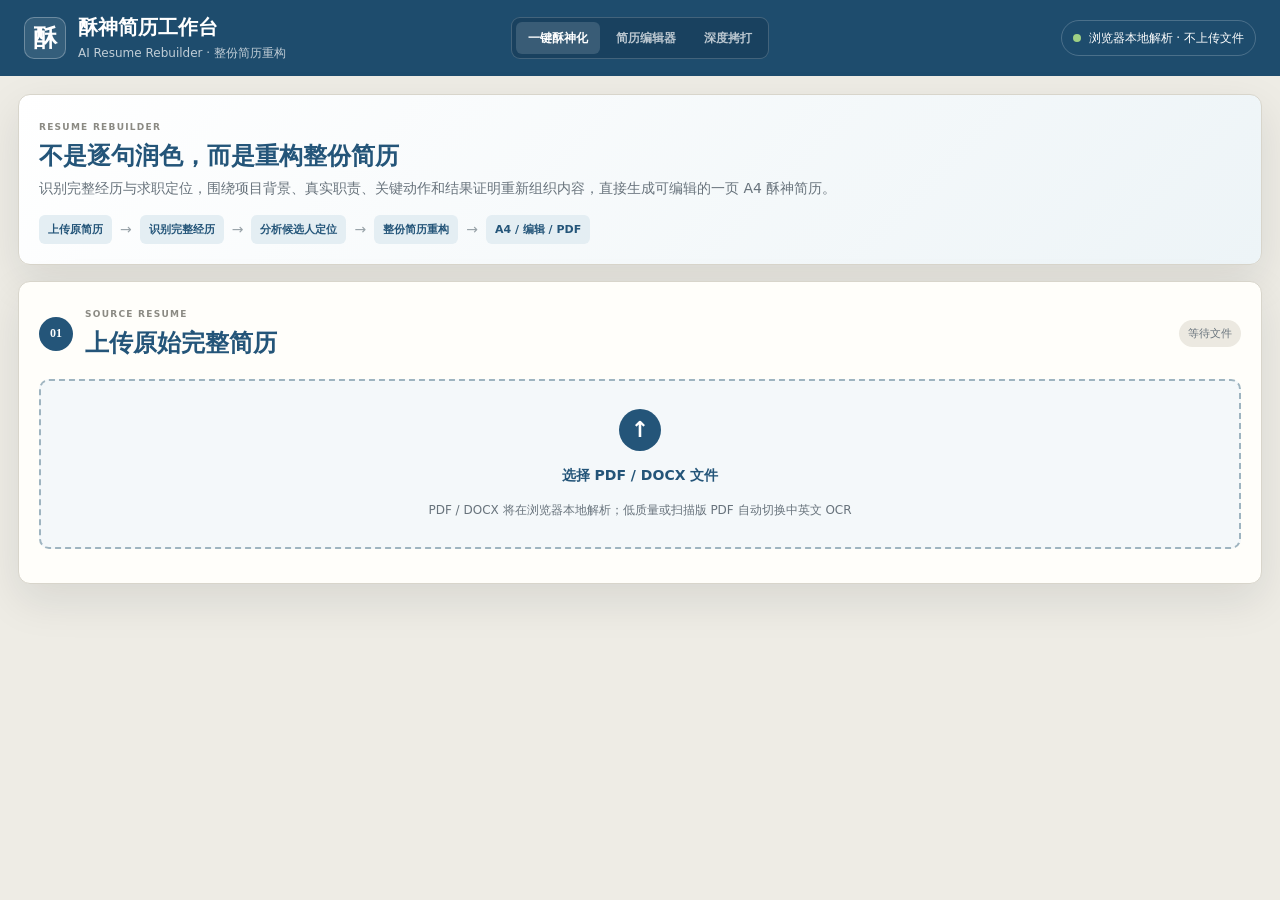
<file: index.html>
<!doctype html>
<html lang="zh-CN">
<head>
  <meta charset="utf-8">
  <meta name="viewport" content="width=device-width,initial-scale=1">
  <meta http-equiv="refresh" content="0; url=transform/">
  <title>酥神简历工作台</title>
</head>
<body>
  <p>正在进入<a href="transform/">一键酥神化</a>……</p>
</body>
</html>
</file>
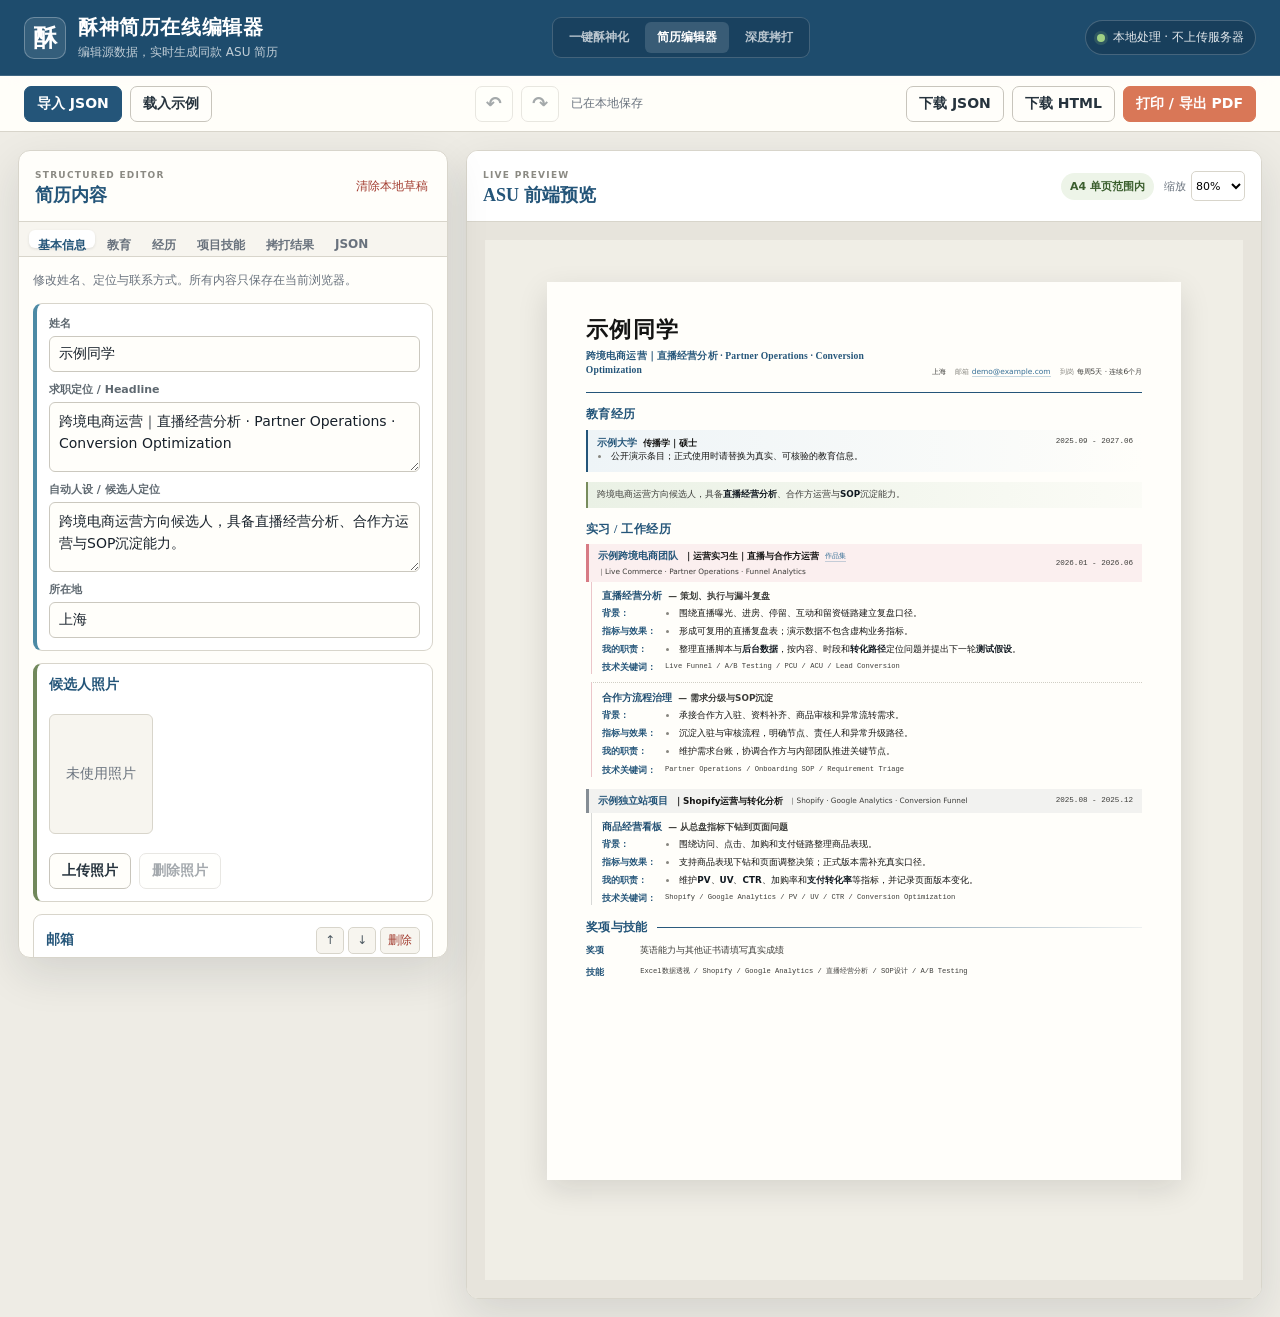
<file: editor/index.html>
<!doctype html>
<html lang="zh-CN">
<head>
  <meta charset="utf-8">
  <meta name="viewport" content="width=device-width,initial-scale=1">
  <meta name="description" content="在浏览器本地编辑酥神 ASU 风格简历，并重新导出 JSON、HTML 与 PDF。">
  <title>酥神简历在线编辑器</title>
  <link rel="stylesheet" href="styles.css?v=20260825-evidence-pipeline">
</head>
<body>
  <header class="topbar">
    <div class="brand">
      <span class="brand-mark" aria-hidden="true">酥</span>
      <div>
        <h1>酥神简历在线编辑器</h1>
        <p>编辑源数据，实时生成同款 ASU 简历</p>
      </div>
    </div>
    <nav class="product-nav" aria-label="工作台功能">
      <a href="../transform/">一键酥神化</a>
      <a class="is-active" href="./">简历编辑器</a>
      <a href="../interrogation/">深度拷打</a>
    </nav>
    <div class="privacy-badge" title="数据只保存在当前浏览器中">
      <span class="privacy-dot"></span>
      本地处理 · 不上传服务器
    </div>
  </header>

  <nav class="actionbar" aria-label="文件与编辑操作">
    <div class="action-group">
      <button id="importButton" class="button primary" type="button">导入 JSON</button>
      <button id="loadSampleButton" class="button" type="button">载入示例</button>
      <input id="fileInput" type="file" accept="application/json,.json" hidden>
    </div>
    <div class="action-group">
      <button id="undoButton" class="button icon-button" type="button" aria-label="撤销" title="撤销 Ctrl+Z">↶</button>
      <button id="redoButton" class="button icon-button" type="button" aria-label="重做" title="重做 Ctrl+Shift+Z">↷</button>
      <span id="saveState" class="save-state">已在本地保存</span>
    </div>
    <div class="action-group export-group">
      <button id="downloadJsonButton" class="button" type="button">下载 JSON</button>
      <button id="downloadHtmlButton" class="button" type="button">下载 HTML</button>
      <button id="printButton" class="button accent" type="button">打印 / 导出 PDF</button>
    </div>
  </nav>

  <main class="workspace">
    <aside class="editor-shell" aria-label="简历内容编辑区">
      <div class="editor-heading">
        <div>
          <span class="eyebrow">STRUCTURED EDITOR</span>
          <h2>简历内容</h2>
        </div>
        <button id="clearLocalButton" class="text-button danger" type="button">清除本地草稿</button>
      </div>

      <div class="tabs" role="tablist" aria-label="简历分区">
        <button class="tab is-active" type="button" data-tab="profile" role="tab">基本信息</button>
        <button class="tab" type="button" data-tab="education" role="tab">教育</button>
        <button class="tab" type="button" data-tab="experience" role="tab">经历</button>
        <button class="tab" type="button" data-tab="extras" role="tab">项目技能</button>
        <button class="tab" type="button" data-tab="interrogation" role="tab">拷打结果</button>
        <button class="tab" type="button" data-tab="json" role="tab">JSON</button>
      </div>

      <div id="editorPanel" class="editor-panel"></div>
    </aside>

    <section class="preview-shell" aria-label="简历实时预览">
      <div class="preview-toolbar">
        <div>
          <span class="eyebrow">LIVE PREVIEW</span>
          <h2>ASU 前端预览</h2>
        </div>
        <div class="preview-meta">
          <span id="pageStatus" class="page-status">正在计算分页…</span>
          <label class="zoom-control">缩放
            <select id="zoomSelect" aria-label="预览缩放比例">
              <option value="0.65">65%</option>
              <option value="0.8" selected>80%</option>
              <option value="1">100%</option>
            </select>
          </label>
        </div>
      </div>
      <div id="previewViewport" class="preview-viewport">
        <iframe id="previewFrame" title="ASU 简历预览" sandbox="allow-same-origin allow-scripts allow-modals"></iframe>
      </div>
    </section>
  </main>

  <div id="toast" class="toast" role="status" aria-live="polite"></div>
  <script src="app.js?v=20260826-experience-colors" defer></script>
</body>
</html>
</file>
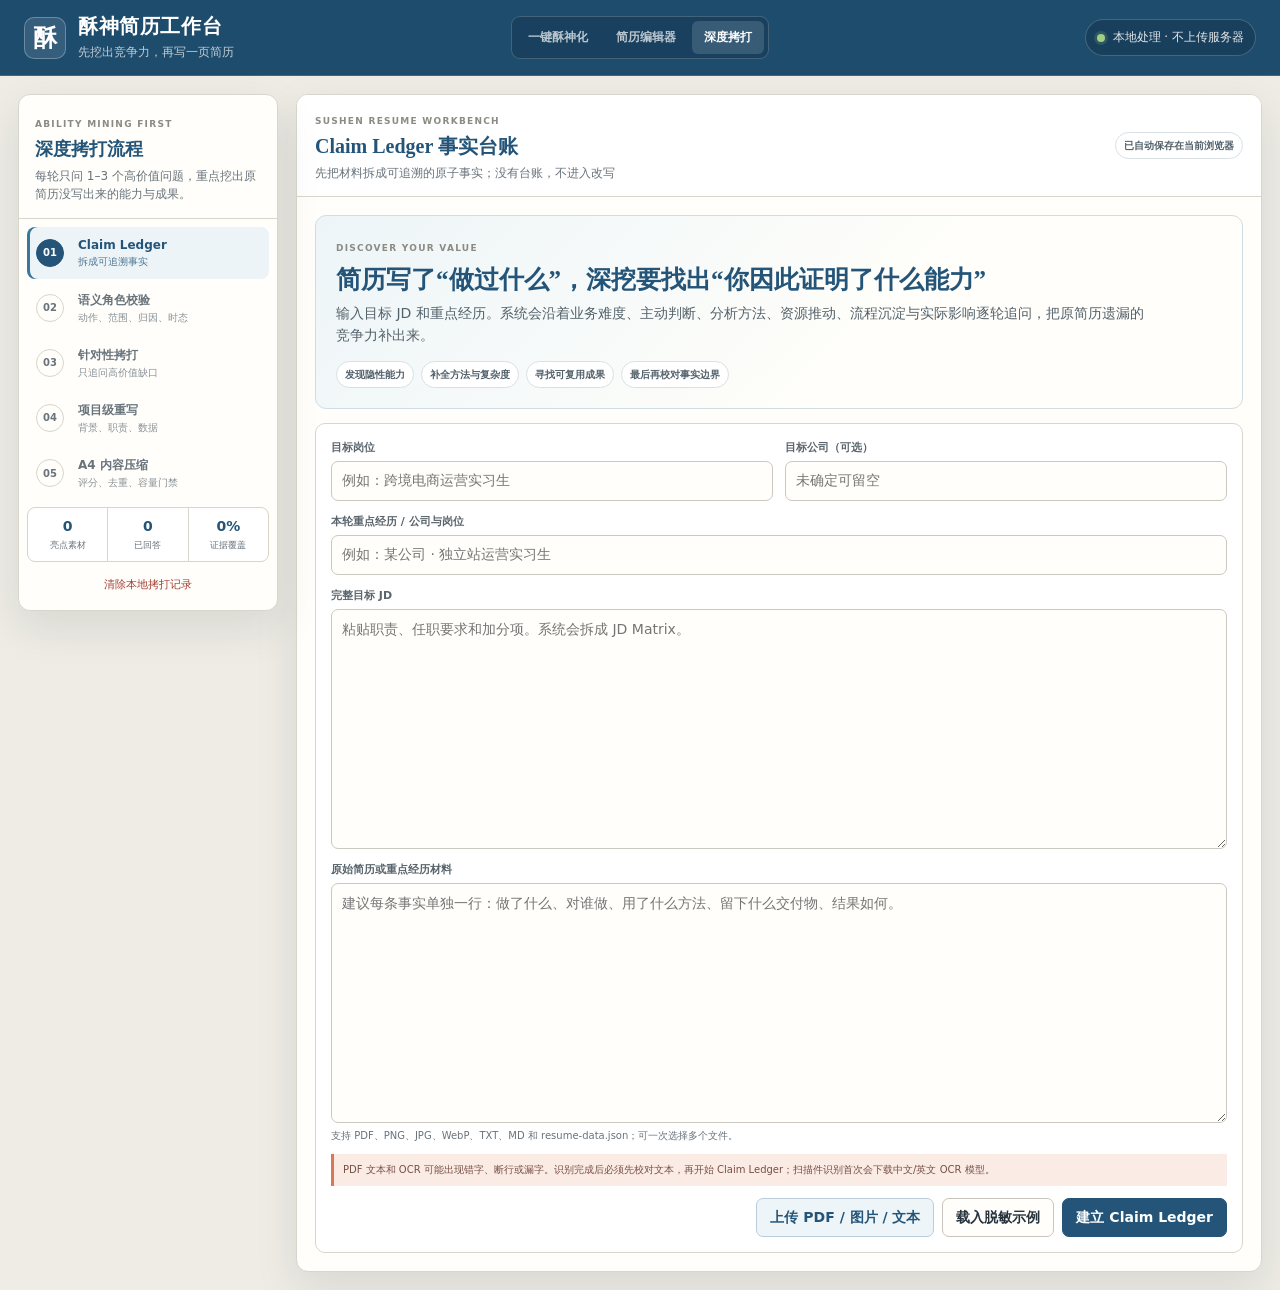
<file: interrogation/index.html>
<!doctype html>
<html lang="zh-CN">
<head>
  <meta charset="utf-8">
  <meta name="viewport" content="width=device-width,initial-scale=1">
  <meta name="description" content="在浏览器本地完成经历深挖、Claim Ledger、JD Matrix 与面试防御。">
  <title>酥神简历深度拷打台</title>
  <link rel="stylesheet" href="styles.css?v=20260825-evidence-pipeline">
</head>
<body>
  <header class="topbar">
    <div class="brand">
      <span class="brand-mark" aria-hidden="true">酥</span>
      <div>
        <h1>酥神简历工作台</h1>
        <p>先挖出竞争力，再写一页简历</p>
      </div>
    </div>
    <nav class="product-nav" aria-label="工作台功能">
      <a href="../transform/">一键酥神化</a>
      <a href="../editor/">简历编辑器</a>
      <a class="is-active" href="./">深度拷打</a>
    </nav>
    <div class="privacy-badge" title="数据只保存在当前浏览器中">
      <span class="privacy-dot"></span>
      本地处理 · 不上传服务器
    </div>
  </header>

  <main class="app-shell">
    <aside class="step-rail" aria-label="拷打流程">
      <div class="rail-intro">
        <span class="eyebrow">ABILITY MINING FIRST</span>
        <h2>深度拷打流程</h2>
        <p>每轮只问 1–3 个高价值问题，重点挖出原简历没写出来的能力与成果。</p>
      </div>
      <ol id="stepList" class="step-list">
        <li><button type="button" data-step="ledger"><span>01</span><b>Claim Ledger</b><small>拆成可追溯事实</small></button></li>
        <li><button type="button" data-step="roleAudit"><span>02</span><b>语义角色校验</b><small>动作、范围、归因、时态</small></button></li>
        <li><button type="button" data-step="questions"><span>03</span><b>针对性拷打</b><small>只追问高价值缺口</small></button></li>
        <li><button type="button" data-step="rewrite"><span>04</span><b>项目级重写</b><small>背景、职责、数据</small></button></li>
        <li><button type="button" data-step="compression"><span>05</span><b>A4 内容压缩</b><small>评分、去重、容量门禁</small></button></li>
      </ol>
      <div class="rail-summary">
        <div><strong id="claimCount">0</strong><span>亮点素材</span></div>
        <div><strong id="answerCount">0</strong><span>已回答</span></div>
        <div><strong id="coverageValue">0%</strong><span>证据覆盖</span></div>
      </div>
      <button id="clearButton" class="text-button danger" type="button">清除本地拷打记录</button>
    </aside>

    <section class="content-shell">
      <div id="contentHeader" class="content-header"></div>
      <div id="contentPanel" class="content-panel"></div>
    </section>
  </main>

  <template id="intakeTemplate">
    <section class="hero-card">
        <span class="eyebrow">DISCOVER YOUR VALUE</span>
      <h2>简历写了“做过什么”，深挖要找出“你因此证明了什么能力”</h2>
      <p>输入目标 JD 和重点经历。系统会沿着业务难度、主动判断、分析方法、资源推动、流程沉淀与实际影响逐轮追问，把原简历遗漏的竞争力补出来。</p>
      <div class="guardrails">
        <span>发现隐性能力</span>
        <span>补全方法与复杂度</span>
        <span>寻找可复用成果</span>
        <span>最后再校对事实边界</span>
      </div>
    </section>
  </template>

  <input id="materialFile" type="file" accept=".txt,.md,.json,.pdf,application/json,application/pdf,text/plain,text/markdown,image/png,image/jpeg,image/webp,image/bmp" multiple hidden>
  <div id="toast" class="toast" role="status" aria-live="polite"></div>
  <script src="app.js?v=20260825-evidence-pipeline" defer></script>
</body>
</html>
</file>
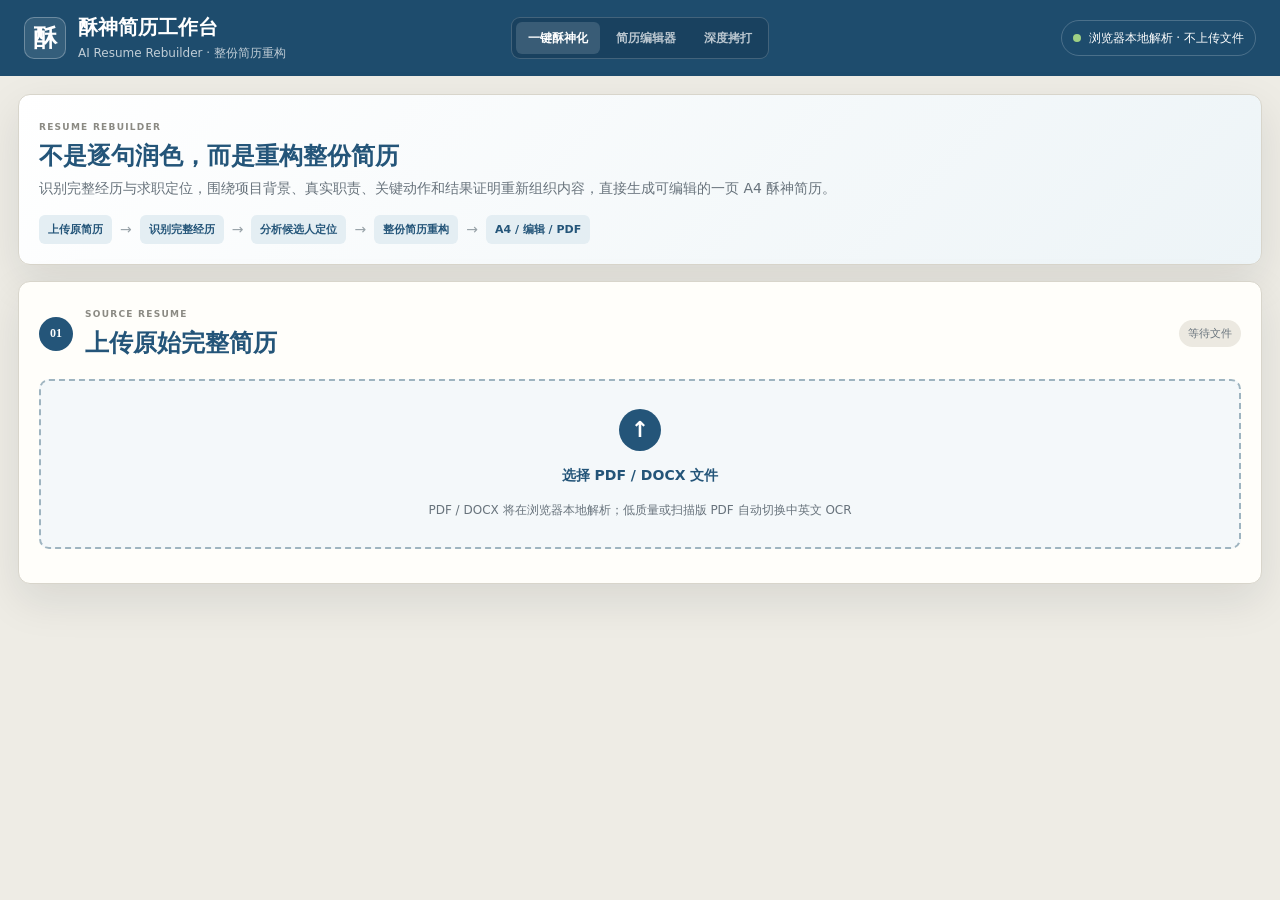
<file: transform/index.html>
<!doctype html>
<html lang="zh-CN">
<head>
  <meta charset="utf-8">
  <meta name="viewport" content="width=device-width,initial-scale=1">
  <meta name="description" content="上传完整简历，识别经历与候选人定位，重构为酥神风格的一页 A4 简历。">
  <title>一键酥神化｜Resume Rebuilder</title>
  <link rel="stylesheet" href="styles.css?v=20260825-original-before">
</head>
<body>
  <header class="topbar">
    <div class="brand">
      <span class="brand-mark" aria-hidden="true">酥</span>
      <div><h1>酥神简历工作台</h1><p>AI Resume Rebuilder · 整份简历重构</p></div>
    </div>
    <nav class="product-nav" aria-label="工作台功能">
      <a class="is-active" href="./">一键酥神化</a>
      <a href="../editor/">简历编辑器</a>
      <a href="../interrogation/">深度拷打</a>
    </nav>
    <div class="privacy-badge"><span class="privacy-dot"></span>浏览器本地解析 · 不上传文件</div>
  </header>

  <main class="shell">
    <section class="hero">
      <div>
        <span class="eyebrow">RESUME REBUILDER</span>
        <h2>不是逐句润色，而是重构整份简历</h2>
        <p>识别完整经历与求职定位，围绕项目背景、真实职责、关键动作和结果证明重新组织内容，直接生成可编辑的一页 A4 酥神简历。</p>
      </div>
      <div class="flow" aria-label="产品流程">
        <span>上传原简历</span><i>→</i><span>识别完整经历</span><i>→</i><span>分析候选人定位</span><i>→</i><span>整份简历重构</span><i>→</i><span>A4 / 编辑 / PDF</span>
      </div>
    </section>

    <section class="stage" aria-labelledby="uploadTitle">
      <header class="stage-head">
        <div><span class="step-no">01</span><div><span class="eyebrow">SOURCE RESUME</span><h2 id="uploadTitle">上传原始完整简历</h2></div></div>
        <span id="fileStatus" class="status">等待文件</span>
      </header>
      <div id="dropzone" class="dropzone" tabindex="0" role="button" aria-label="选择 PDF 或 DOCX 简历">
        <span class="upload-symbol" aria-hidden="true">↑</span>
        <strong>选择 PDF / DOCX 文件</strong>
        <span>PDF / DOCX 将在浏览器本地解析；低质量或扫描版 PDF 自动切换中英文 OCR</span>
        <input id="fileInput" type="file" accept=".pdf,.docx,application/pdf,application/vnd.openxmlformats-officedocument.wordprocessingml.document" hidden>
      </div>
      <div id="selectedFile" class="file-row hidden" aria-live="polite">
        <span class="file-type">RESUME</span>
        <div><strong id="fileName"></strong><small id="fileMeta"></small></div>
        <button id="replaceButton" class="text-button" type="button">重新选择</button>
      </div>
    </section>

    <section id="reviewSection" class="stage hidden" aria-labelledby="reviewTitle">
      <header class="stage-head">
        <div><span class="step-no">02</span><div><span class="eyebrow">SOURCE REVIEW</span><h2 id="reviewTitle">校对原始简历文字</h2></div></div>
        <span id="reviewStatus" class="status">等待人工确认</span>
      </header>
      <p class="review-intro">系统先检测解析质量，但 PDF 字体映射和 OCR 都可能出现错字。请确认公司、岗位、时间、数字和每条经历与原文件一致；未确认不能继续酥神化。</p>
      <div class="quality-panel">
        <div>
          <strong id="qualityMethod">文件文字提取</strong>
          <span id="qualityStatus" class="status">等待检测</span>
        </div>
        <div id="qualityStats" class="quality-stats"></div>
        <p id="qualityReasons"></p>
      </div>
      <label class="source-review-field" for="sourceText">
        <span>解析原文（可直接修正错字、断行和乱码）</span>
        <textarea id="sourceText" spellcheck="false" aria-describedby="qualityReasons"></textarea>
      </label>
      <section class="photo-review" aria-labelledby="photoReviewTitle">
        <div>
          <span class="eyebrow">OPTIONAL PHOTO</span>
          <h3 id="photoReviewTitle">照片候选与裁剪</h3>
          <p>系统只提供从文件中提取的图片候选，不会自动认定为头像。请选择并确认，或单独上传照片；不选择则简历自动使用无照片版。</p>
        </div>
        <div class="photo-review-layout">
          <div id="photoCandidateList" class="photo-candidates" aria-live="polite"></div>
          <div>
            <div id="selectedPhotoPreview" class="selected-photo-preview"><span>未选择照片</span></div>
            <div class="photo-actions">
              <button id="uploadPhotoButton" class="button" type="button">单独上传照片</button>
              <button id="removePhotoButton" class="button" type="button" disabled>不使用照片</button>
              <input id="photoInput" type="file" accept="image/png,image/jpeg,image/webp" hidden>
            </div>
          </div>
        </div>
        <div id="photoCropControls" class="photo-crop-controls hidden">
          <label>水平位置<input id="photoCropX" type="range" min="0" max="100" value="50"></label>
          <label>垂直位置<input id="photoCropY" type="range" min="0" max="100" value="50"></label>
          <label>缩放<input id="photoZoom" type="range" min="1" max="2" step="0.05" value="1"></label>
        </div>
      </section>
      <label class="confirm-row">
        <input id="confirmSource" type="checkbox">
        <span>我已对照原文件确认公司、学校、岗位、项目、时间、数字和 bullet；以上文字可作为只读 sourceResume 的事实源。</span>
      </label>
      <div class="button-row">
        <button id="confirmSourceButton" class="button primary" type="button" disabled>确认原文并识别结构</button>
      </div>
    </section>

    <section id="recognitionSection" class="stage hidden" aria-labelledby="recognitionTitle">
      <header class="stage-head">
        <div><span class="step-no">03</span><div><span class="eyebrow">RESUME RECOGNITION</span><h2 id="recognitionTitle">简历识别与候选人定位</h2></div></div>
        <span id="recognitionStatus" class="status safe">等待解析</span>
      </header>

      <div class="recognition-layout">
        <div>
          <h3>已识别完整结构</h3>
          <div id="recognitionStats" class="stats"></div>
          <div id="recognizedSections" class="recognized-sections"></div>
        </div>
        <aside class="positioning">
          <span class="eyebrow">PERSONAL POSITIONING</span>
          <h3 id="positioningTitle"></h3>
          <p id="positioningStory"></p>
          <h4>核心能力</h4>
          <div id="positioningTags" class="tag-list"></div>
          <h4>差异化竞争力</h4>
          <p id="positioningEdge"></p>
        </aside>
      </div>

      <div class="metric-tip">
        <strong>量化结果处理规则</strong>
        <span>只保留原简历已有数据；缺失位置生成“建议补充”提示，不自动编造 GMV、CTR、CVR 或效率提升。</span>
      </div>
      <div class="button-row">
        <button id="openProjectReviewButton" class="button primary" type="button">确认项目拆分</button>
      </div>
    </section>

    <section id="projectReviewSection" class="stage hidden" aria-labelledby="projectReviewTitle">
      <header class="stage-head">
        <div><span class="step-no">04</span><div><span class="eyebrow">PROJECT GROUPING</span><h2 id="projectReviewTitle">确认实习中的项目边界</h2></div></div>
        <span id="projectReviewStatus" class="status">等待确认</span>
      </header>
      <p class="review-intro">系统只提供基于原文的候选分组。请修改项目名称，并确认每条原始经历属于哪个项目；独立项目也可以由你选择并入某段实习。系统不会自动写入 Owner。</p>
      <div id="projectReviewList" class="project-review-list"></div>
      <label class="confirm-row">
        <input id="confirmProjectGrouping" type="checkbox">
        <span>我已确认项目边界、项目名称和角色范围；所有分组仍来自原始简历事实。</span>
      </label>
      <div class="button-row">
        <button id="confirmProjectGroupingButton" class="button" type="button" disabled>锁定项目结构</button>
        <button id="startButton" class="button primary" type="button" disabled>开始酥神化</button>
      </div>
    </section>

    <section id="loadingSection" class="stage hidden" aria-live="polite">
      <header class="stage-head">
        <div><span class="step-no">05</span><div><span class="eyebrow">TRANSFORMATION</span><h2>正在重构整份简历</h2></div></div>
        <span id="loadingProgress" class="status">0 / 7</span>
      </header>
      <ol id="loadingSteps" class="loading-steps">
        <li>正在识别经历结构...</li>
        <li>正在分析候选人定位...</li>
        <li>正在提炼真实贡献...</li>
        <li>正在重构项目背景...</li>
        <li>正在强化业务表达...</li>
        <li>正在识别量化结果...</li>
        <li>正在生成一页 A4 简历...</li>
      </ol>
    </section>

    <section id="resultSection" class="result hidden" aria-labelledby="resultTitle">
      <header class="result-head">
        <div><span class="eyebrow">FULL RESUME COMPARISON</span><h2 id="resultTitle">酥神化一页简历 VS 用户上传原文件</h2><p>先展示酥神化后的 A4 简历，再直接展示用户上传的 PDF 原文件；Before 不再套用任何简历模板。</p></div>
        <span class="status safe">AFTER A4 · BEFORE 原文件</span>
      </header>

      <div class="a4-compare">
        <article>
          <div class="paper-label after"><span>AFTER</span><strong>酥神化一页简历</strong></div>
          <div class="a4-frame highlighted"><iframe id="afterFrame" title="酥神化一页简历 A4 预览" sandbox="allow-same-origin allow-scripts"></iframe></div>
        </article>
        <article>
          <div class="paper-label"><span>BEFORE · ORIGINAL FILE</span><strong id="beforeFileName">用户上传的原始简历</strong></div>
          <div class="a4-frame original-file"><iframe id="beforeFrame" title="用户上传的原始简历文件预览"></iframe></div>
        </article>
      </div>

      <section class="change-log" aria-labelledby="changeLogTitle">
        <div class="change-head"><span class="eyebrow">SECTION-BY-SECTION</span><h3 id="changeLogTitle">逐段重构说明</h3></div>
        <div class="change-table" role="table" aria-label="逐段重构对比">
          <div class="change-row heading" role="row"><span>原始内容</span><span>重构方式</span><span>变化标签</span></div>
          <div class="change-row" role="row"><span>原始事实</span><span>先按业务项目分组，再重组为“背景、指标与效果、我的职责、技术关键词”；不按逗号拆成残句。</span><span><b>项目级重构</b></span></div>
          <div class="change-row" role="row"><span>公司 / 学校 / 岗位 / 项目</span><span>全部继承 sourceResume，任何新增实体都会触发异常并阻止输出。</span><span><b>实体校验</b></span></div>
          <div class="change-row" role="row"><span>时间 / 数字 / 指标</span><span>只能复用原文；原文缺失时保留 missingMetrics 建议，不补造百分比。</span><span><b>数字校验</b></span></div>
          <div class="change-row" role="row"><span>原始简历与优化稿</span><span>sourceResume 只读保存，optimizedResume 单独进入现有编辑器。</span><span><b>双数据源</b></span></div>
          <div class="change-row" role="row"><span>重点词 / 链接 / 照片</span><span>重点词用安全文本节点加粗；作品链接只继承原文或用户补充；照片必须由用户选择确认。</span><span><b>用户确认</b></span></div>
        </div>
      </section>

      <div class="result-actions">
        <div><strong id="resultPositioning"></strong><span>当前结果已写入现有 Resume JSON，可由原编辑器继续修改和导出 PDF。</span></div>
        <button id="editorButton" class="button primary" type="button">进入简历编辑器继续修改</button>
      </div>
    </section>
  </main>

  <div id="toast" class="toast" role="status" aria-live="polite"></div>
  <script src="app.js?v=20260826-experience-colors" defer></script>
</body>
</html>
</file>
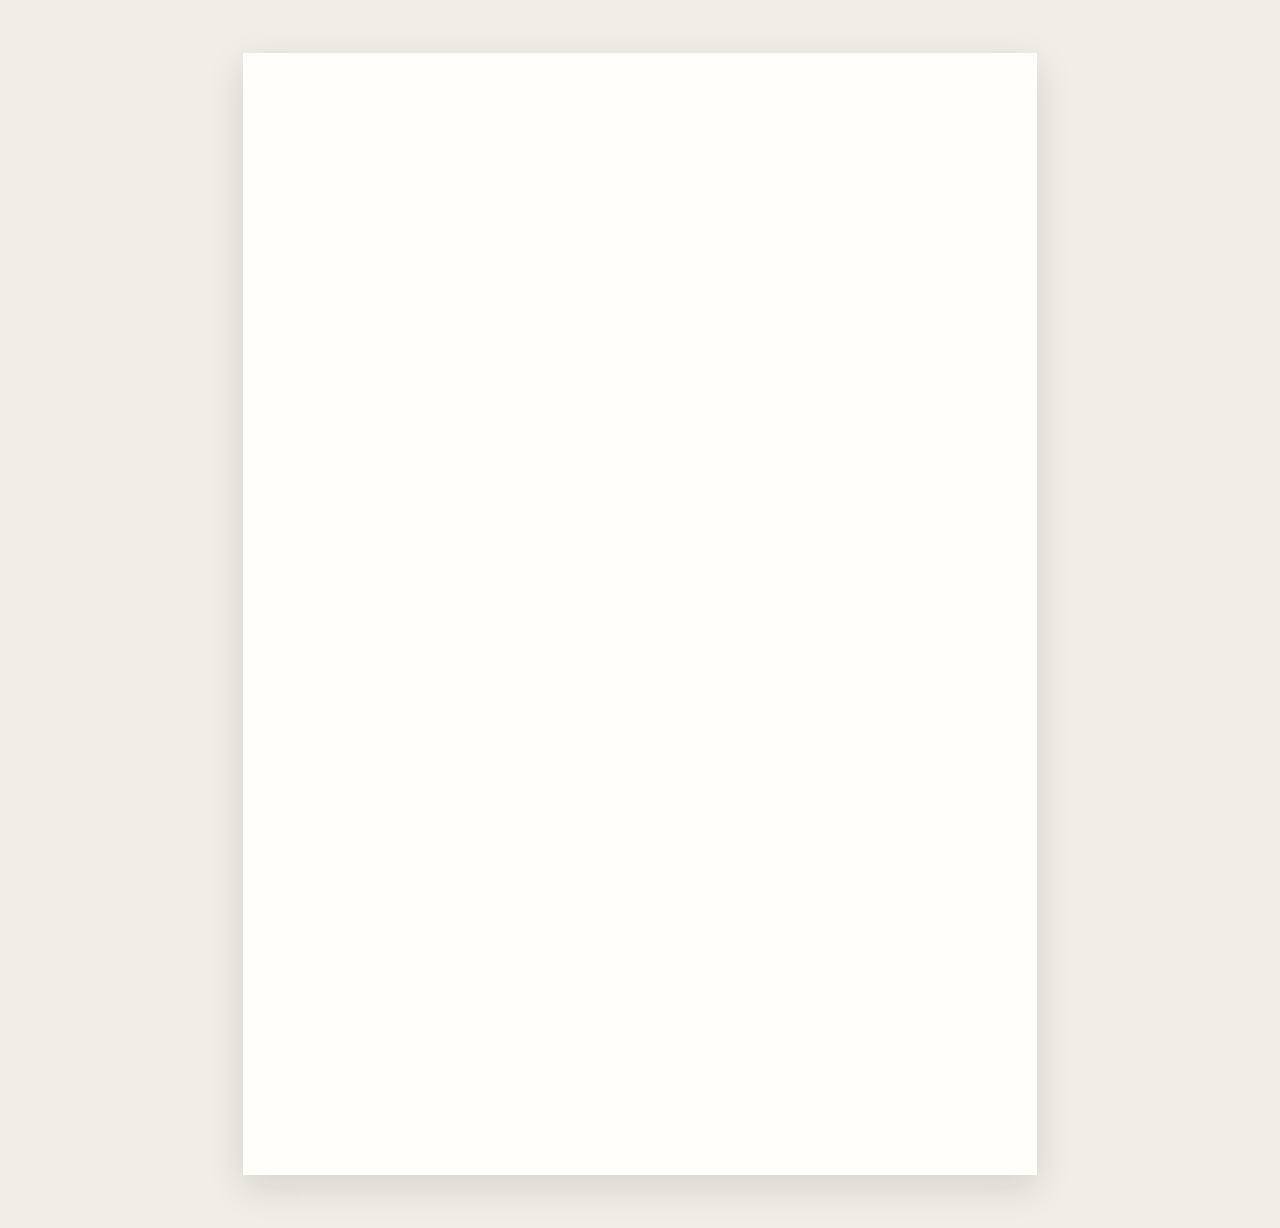
<file: skills/sushen-resume-maker/assets/resume_template.html>
<!doctype html>
<html lang="zh-CN">
<head>
  <meta charset="utf-8">
  <meta name="viewport" content="width=device-width,initial-scale=1">
  <title>ASU 风格技术简历</title>
  <style>
    :root {
      --ivory: #faf9f5;
      --slate: #141413;
      --clay: #d97757;
      --oat: #e3dacc;
      --olive: #788c5d;
      --gray-100: #f0eee6;
      --gray-300: #d1cfc5;
      --gray-500: #87867f;
      --gray-700: #3d3d3a;
      --ink-blue: #245579;
      --link-blue: #366f96;
      --paper: #fffefa;
      --red-bar: #fbefef;
      --blue-bar: #eaf4fb;
      --green-bar: #eaf1e5;
      --gray-bar: #f2f2f0;
      --serif: Georgia, "Noto Serif CJK SC", "Songti SC", STSong, serif;
      --sans: Inter, ui-sans-serif, system-ui, -apple-system, "PingFang SC", "Microsoft YaHei", sans-serif;
      --mono: "SFMono-Regular", Consolas, "Liberation Mono", monospace;
    }

    * { box-sizing: border-box; }

    html { background: var(--gray-100); }

    body {
      margin: 0;
      color: var(--slate);
      background: var(--gray-100);
      font-family: var(--sans);
      font-size: 11px;
      line-height: 1.48;
      -webkit-font-smoothing: antialiased;
    }

    a { color: var(--link-blue); text-decoration: none; border-bottom: 1px solid rgba(54,111,150,.28); }
    a:hover { border-bottom-color: currentColor; }

    .page {
      width: 210mm;
      min-height: 297mm;
      margin: 14mm auto;
      padding: 12mm 13mm 13mm;
      background: var(--paper);
      box-shadow: 0 12px 36px rgba(20,20,19,.12);
    }

    .masthead {
      display: grid;
      grid-template-columns: 1fr auto;
      gap: 8mm;
      align-items: end;
      padding-bottom: 5mm;
      border-bottom: 2px solid var(--ink-blue);
    }
    .masthead.has-photo { grid-template-columns: minmax(0,1fr) auto 26mm; align-items: center; }
    .photo-frame {
      width: 26mm;
      height: 30mm;
      overflow: hidden;
      border: 1px solid var(--gray-300);
      border-radius: 2px;
      background: var(--gray-100);
    }
    .profile-photo { width: 100%; height: 100%; object-fit: cover; transform-origin: center; }

    .name {
      margin: 0;
      font-family: var(--serif);
      font-size: 28px;
      line-height: 1;
      letter-spacing: .06em;
      font-weight: 750;
    }

    .headline {
      margin: 2.5mm 0 0;
      color: var(--ink-blue);
      font-family: var(--serif);
      font-weight: 700;
      font-size: 12px;
      letter-spacing: .015em;
    }

    .contact {
      display: flex;
      max-width: 82mm;
      flex-wrap: wrap;
      justify-content: flex-end;
      gap: 1.5mm 3mm;
      color: var(--gray-700);
      font-size: 9.3px;
      text-align: right;
    }

    .contact-item { white-space: nowrap; }
    .contact-label { color: var(--gray-500); margin-right: 1mm; }

    .professional-summary {
      margin-top: 3.2mm;
      padding: 2.2mm 3mm;
      border-left: 3px solid var(--olive);
      background: linear-gradient(90deg, var(--green-bar), rgba(234,241,229,.18));
      break-inside: avoid;
    }
    .professional-summary-body { color: var(--gray-700); }
    .professional-summary-body p { margin: 0 0 .8mm; }
    .professional-summary-body p:last-child { margin-bottom: 0; }

    .section { margin-top: 5mm; }
    .section-title {
      display: flex;
      align-items: center;
      gap: 3mm;
      margin: 0 0 2.5mm;
      color: var(--ink-blue);
      font-family: var(--serif);
      font-size: 15px;
      font-weight: 800;
      line-height: 1.15;
      letter-spacing: .035em;
    }
    .section-title::after {
      content: "";
      flex: 1;
      height: 1px;
      background: linear-gradient(90deg, var(--ink-blue), rgba(36,85,121,.08));
    }

    .education-row {
      display: grid;
      grid-template-columns: 1fr auto;
      gap: 4mm;
      padding: 2.2mm 3mm;
      border-left: 3px solid var(--ink-blue);
      background: linear-gradient(90deg, #eef4f7 0%, rgba(238,244,247,.25) 82%, transparent 100%);
      break-inside: avoid;
    }
    .education-row + .education-row { margin-top: 2mm; }
    .education-main { min-width: 0; }
    .education-school { color: var(--ink-blue); font-family: var(--serif); font-size: 12px; font-weight: 800; }
    .education-program { margin-left: 2mm; font-weight: 650; }
    .education-meta { margin-top: .8mm; color: var(--gray-700); font-size: 9.2px; }
    .dates { white-space: nowrap; color: var(--gray-700); font-family: var(--mono); font-size: 9.5px; }

    .experience {
      --experience-accent: #d77b84;
      --experience-rule: #ebc6ca;
      margin-bottom: 4mm;
      break-inside: auto;
    }
    .experience.tone-gray { --experience-accent: #858d94; --experience-rule: #d8d9d7; }
    .experience.tone-blue { --experience-accent: #4b9bc2; --experience-rule: #c6dfed; }
    .experience.tone-green { --experience-accent: #788c5d; --experience-rule: #d1dfc7; }
    .company-bar {
      display: grid;
      grid-template-columns: minmax(0,1fr) auto;
      align-items: center;
      gap: 4mm;
      min-height: 8.2mm;
      padding: 1.6mm 3mm;
      border-left: 4px solid var(--experience-accent);
      background: var(--red-bar);
      break-after: avoid;
    }
    .company-bar.brand-blue { background: var(--blue-bar); }
    .company-bar.brand-green { background: var(--green-bar); }
    .company-bar.brand-gray { background: var(--gray-bar); }
    .company-left { display: flex; align-items: center; min-width: 0; flex-wrap: wrap; gap: 1mm 2mm; }
    .company-logo {
      width: 20px;
      height: 20px;
      flex: 0 0 20px;
      object-fit: contain;
      border-radius: 3px;
      background: rgba(255,255,255,.72);
    }
    .company-name { color: var(--ink-blue); font-family: var(--serif); font-size: 12.3px; font-weight: 850; }
    .company-team { font-weight: 650; }
    .company-tags { color: var(--gray-700); font-size: 9.2px; }
    .company-right { display: flex; align-items: center; gap: 3mm; }
    .company-link { font-size: 8.8px; white-space: nowrap; }

    .project {
      padding: 2.2mm 2mm 0 3.4mm;
      border-left: 1px solid var(--experience-rule);
      margin-left: 1.7mm;
      break-inside: avoid-page;
    }
    .project + .project { margin-top: 2.5mm; padding-top: 2.7mm; border-top: 1px dotted var(--gray-300); }
    .project-title { font-family: var(--serif); font-size: 12px; font-weight: 850; color: #1f4d70; }
    .project-subtitle { margin-left: 2mm; color: var(--gray-700); font-weight: 650; }

    .fact-block { display: grid; grid-template-columns: 19mm minmax(0,1fr); gap: 1.8mm; margin-top: 1.1mm; }
    .fact-label { color: var(--ink-blue); font-weight: 800; white-space: nowrap; }
    .fact-content { min-width: 0; }
    .fact-list { margin: 0; padding-left: 4.2mm; }
    .fact-list li { margin: 0 0 .65mm; padding-left: .5mm; }
    .fact-list li::marker { color: var(--gray-500); }
    .highlight { color: #101820; font-weight: 850; }
    .keywords { color: var(--gray-700); font-family: var(--mono); font-size: 8.9px; overflow-wrap: anywhere; }

    .cards { display: grid; grid-template-columns: 1fr; gap: 2.4mm; }
    .card {
      display: grid;
      grid-template-columns: minmax(0,1fr) auto;
      gap: 3mm;
      padding: 2.4mm 3mm;
      background: rgba(240,238,230,.48);
      border-left: 3px solid var(--oat);
      break-inside: avoid;
    }
    .card-title { font-family: var(--serif); color: var(--ink-blue); font-size: 11.5px; font-weight: 800; }
    .card-role { margin-left: 1.5mm; color: var(--gray-700); font-weight: 650; }
    .card-scope { margin-top: .7mm; color: var(--gray-700); }
    .card .fact-list { margin-top: 1mm; }

    .compact-grid { display: grid; grid-template-columns: 1fr; gap: 1.2mm; }
    .compact-row { display: grid; grid-template-columns: 16mm minmax(0,1fr); gap: 2mm; padding: .8mm 0; break-inside: avoid; }
    .compact-label { color: var(--ink-blue); font-weight: 850; white-space: nowrap; }
    .compact-values { min-width: 0; color: var(--gray-700); line-height: 1.55; }
    .compact-value + .compact-value::before { content: " / "; color: var(--gray-400); }
    .skill-list { font-family: var(--mono); font-size: 8.9px; }

    .empty { color: var(--gray-500); font-style: italic; }

    @page { size: A4; margin: 11mm 12mm 12mm; }
    @media print {
      html, body { background: white; }
      body { font-size: 10.4px; }
      .page { width: auto; min-height: auto; margin: 0; padding: 0; box-shadow: none; background: white; }
      a { color: inherit; border-bottom: 0; }
      .company-bar, .education-row, .card { print-color-adjust: exact; -webkit-print-color-adjust: exact; }
      .section-title, .company-bar, .project-title { break-after: avoid; }
    }

    @media (max-width: 760px) {
      .page { width: 100%; min-height: 0; margin: 0; padding: 20px 16px; }
      .masthead, .masthead.has-photo { grid-template-columns: 1fr; align-items: start; }
      .photo-frame { width: 24mm; height: 28mm; }
      .contact { justify-content: flex-start; text-align: left; max-width: none; }
      .compact-row { grid-template-columns: 1fr; gap: .8mm; }
      .company-bar { grid-template-columns: 1fr; }
      .company-right { justify-content: space-between; }
    }
  </style>
</head>
<body>
  <main id="resume" class="page"></main>
  <script id="resume-data" type="application/json">__RESUME_JSON__</script>
  <script>
    (() => {
      'use strict';
      const data = JSON.parse(document.getElementById('resume-data').textContent);
      const root = document.getElementById('resume');
      const el = (tag, cls, text) => {
        const node = document.createElement(tag);
        if (cls) node.className = cls;
        if (text !== undefined && text !== null) node.textContent = String(text);
        return node;
      };
      const safeUrl = value => {
        try {
          const u = new URL(value, window.location.href);
          return ['http:', 'https:', 'mailto:'].includes(u.protocol) ? value : null;
        } catch (_) { return null; }
      };
      const companyLogoCatalog = __COMPANY_LOGO_CATALOG__;
      const companyLogoMap = Object.freeze(Object.fromEntries(
        Object.entries(companyLogoCatalog.icons || {}).map(([key, item]) => [key, item.dataUrl])
      ));
      const normalizeLogoAlias = value => String(value || '')
        .normalize('NFKC')
        .toLowerCase()
        .replace(/[\s·•|｜._()（）\-—–&]+/g, '');
      const companyAliasRules = Object.entries(companyLogoCatalog.icons || {})
        .flatMap(([key, item]) => (item.aliases || []).map(alias => ({ key, alias: normalizeLogoAlias(alias) })))
        .filter(item => item.alias)
        .sort((a, b) => b.alias.length - a.alias.length);
      const normalizeCompanyName = companyName => {
        const value = normalizeLogoAlias(companyName);
        const exactAlias = companyAliasRules.find(item => value === item.alias);
        if (exactAlias) return exactAlias.key;
        const exactKey = Object.keys(companyLogoMap).find(key => normalizeLogoAlias(key) === value);
        if (exactKey) return exactKey;
        const matched = companyAliasRules.find(item => {
          const hasCjk = /[\u3400-\u9fff]/.test(item.alias);
          return (hasCjk ? item.alias.length >= 2 : item.alias.length >= 4) && value.includes(item.alias);
        });
        return matched ? matched.key : null;
      };
      const resolveCompanyLogo = companyName => {
        const normalized = normalizeCompanyName(companyName);
        return normalized ? companyLogoMap[normalized] || null : null;
      };
      const companyLogo = companyName => {
        const src = resolveCompanyLogo(companyName);
        if (!src) return null;
        const img = el('img', 'company-logo');
        img.src = src;
        img.alt = '';
        img.setAttribute('aria-hidden', 'true');
        img.addEventListener('error', () => img.remove(), { once: true });
        return img;
      };
      const link = (label, url, cls) => {
        const safe = safeUrl(url);
        if (!safe) return el('span', cls || '', label);
        const a = el('a', cls || '', label);
        a.href = safe;
        if (!safe.startsWith('mailto:')) { a.target = '_blank'; a.rel = 'noopener noreferrer'; }
        return a;
      };
      const allowedVerification = value => ['source_grounded', 'user_attested'].includes(value);
      const autoHighlightTerms = text => {
        const terms = String(text || '').match(/\d+(?:\.\d+)?(?:%|\+|万\+?|亿|次|家|人|个|天|月|年|小时|分钟|项|条|份|元|万元|美元|单|场)?|GMV|CTR|CVR|SQL|AI Agent|SOP|A\/B Test(?:ing)?|Python|Excel|Prompt Engineering/gi) || [];
        return [...new Set(terms.map(item => item.trim()).filter(Boolean))];
      };
      const richText = (item, extraHighlights) => {
        const source = typeof item === 'string' ? { text: item, highlights: [] } : (item || {});
        const text = String(source.text || '');
        const terms = [...new Set([...(source.highlights || []), ...(extraHighlights || []), ...autoHighlightTerms(text)].map(String).map(value => value.trim()).filter(Boolean))];
        const ranges = [];
        terms.forEach(term => {
          let offset = 0;
          const lowerText = text.toLocaleLowerCase();
          const lowerTerm = term.toLocaleLowerCase();
          while (lowerTerm && offset < text.length) {
            const index = lowerText.indexOf(lowerTerm, offset);
            if (index < 0) break;
            ranges.push({ start: index, end: index + term.length });
            offset = index + term.length;
          }
        });
        ranges.sort((a, b) => a.start - b.start || b.end - a.end);
        const accepted = [];
        ranges.forEach(range => {
          if (!accepted.some(itemRange => range.start < itemRange.end && range.end > itemRange.start)) accepted.push(range);
        });
        accepted.sort((a, b) => a.start - b.start);
        const fragment = document.createDocumentFragment();
        let cursor = 0;
        accepted.forEach(range => {
          if (range.start > cursor) fragment.append(document.createTextNode(text.slice(cursor, range.start)));
          fragment.append(el('strong', 'highlight', text.slice(range.start, range.end)));
          cursor = range.end;
        });
        if (cursor < text.length) fragment.append(document.createTextNode(text.slice(cursor)));
        return fragment;
      };
      const section = title => {
        const wrap = el('section', 'section');
        wrap.append(el('h2', 'section-title', title));
        root.append(wrap);
        return wrap;
      };
      const bulletList = (items, extraHighlights) => {
        const ul = el('ul', 'fact-list');
        (items || []).forEach(item => {
          const li = el('li', '');
          li.append(richText(item, extraHighlights));
          ul.append(li);
        });
        return ul;
      };
      const factBlock = (labelText, content, extraHighlights) => {
        const block = el('div', 'fact-block');
        block.append(el('div', 'fact-label', labelText));
        const body = el('div', 'fact-content');
        if (Array.isArray(content)) body.append(bulletList(content, extraHighlights));
        else if (content instanceof Node) body.append(content);
        else body.textContent = content || '';
        block.append(body);
        return block;
      };

      const p = data.profile || {};
      document.title = [p.name, p.headline].filter(Boolean).join('｜') || 'ASU 风格技术简历';
      const masthead = el('header', 'masthead');
      const identity = el('div', 'identity');
      identity.append(el('h1', 'name', p.name || '姓名'));
      identity.append(el('p', 'headline', p.headline || '技术方向'));
      masthead.append(identity);
      const contacts = el('div', 'contact');
      if (p.location) contacts.append(el('span', 'contact-item', p.location));
      (p.contacts || []).forEach(item => {
        const wrap = el('span', 'contact-item');
        if (item.label) wrap.append(el('span', 'contact-label', item.label));
        wrap.append(link(item.value || item.label || '', item.url, ''));
        contacts.append(wrap);
      });
      masthead.append(contacts);
      const photo = p.photo || {};
      if (photo.confirmed && /^data:image\/(?:png|jpeg|webp);base64,/i.test(String(photo.src || ''))) {
        const frame = el('div', 'photo-frame');
        const image = el('img', 'profile-photo');
        image.src = photo.src;
        image.alt = `${p.name || '候选人'}照片`;
        const crop = photo.crop || {};
        image.style.objectPosition = `${Number(crop.x ?? 50)}% ${Number(crop.y ?? 50)}%`;
        image.style.transform = `scale(${Math.max(1, Math.min(2, Number(crop.zoom || 1)))})`;
        image.addEventListener('error', () => frame.remove(), { once: true });
        frame.append(image);
        masthead.append(frame);
        masthead.classList.add('has-photo');
      }
      root.append(masthead);

      if ((data.education || []).length) {
        const s = section('教育经历');
        data.education.forEach(item => {
          const row = el('div', 'education-row');
          const main = el('div', 'education-main');
          const head = el('div', '');
          head.append(el('span', 'education-school', item.institution));
          head.append(el('span', 'education-program', [item.program, item.degree].filter(Boolean).join('｜')));
          main.append(head);
          const meta = [];
          if (item.degree_awarder) meta.push(`学位授予方：${item.degree_awarder}`);
          if (item.partner) meta.push(`合作方：${item.partner}（${item.partner_type || '合作类型未说明'}）`);
          if (meta.length) main.append(el('div', 'education-meta', meta.join('；')));
          if ((item.bullets || []).length) main.append(bulletList(item.bullets));
          row.append(main, el('div', 'dates', item.dates || ''));
          s.append(row);
        });
      }

      const positioningSummary = p.summary && p.summary.text && allowedVerification(p.summary.verification) ? p.summary : null;
      if (positioningSummary) {
        const summary = el('section', 'professional-summary');
        const body = el('div', 'professional-summary-body');
        const paragraph = el('p', 'positioning-line');
        paragraph.append(richText(positioningSummary));
        body.append(paragraph);
        summary.append(body);
        root.append(summary);
      }

      if ((data.experience || []).length) {
        const s = section('实习 / 工作经历');
        const automaticExperienceTones = ['red', 'gray', 'blue'];
        data.experience.forEach((exp, experienceIndex) => {
          const manualTone = exp.brandMode === 'manual' && ['red','blue','green','gray'].includes(exp.brand) ? exp.brand : null;
          const experienceTone = manualTone || automaticExperienceTones[experienceIndex % automaticExperienceTones.length];
          const wrap = el('article', `experience tone-${experienceTone}`);
          const bar = el('div', `company-bar brand-${experienceTone}`);
          const left = el('div', 'company-left');
          const logo = companyLogo(exp.companyNormalizedName || exp.company);
          if (logo) left.append(logo);
          left.append(el('span', 'company-name', exp.company));
          if (exp.team) left.append(el('span', 'company-team', `｜${exp.team}`));
          const experienceLinks = [...(exp.links || []), ...(exp.link ? [exp.link] : [])].filter(item => item && item.url && allowedVerification(item.verification || 'user_attested'));
          experienceLinks.forEach(item => left.append(link(item.label || '作品链接', item.url, 'company-link')));
          if ((exp.tags || []).length) left.append(el('span', 'company-tags', `｜${exp.tags.join(' · ')}`));
          const right = el('div', 'company-right');
          right.append(el('span', 'dates', exp.dates || ''));
          bar.append(left, right);
          wrap.append(bar);
          (exp.projects || []).forEach(project => {
            const block = el('div', 'project');
            const title = el('div', '');
            title.append(el('span', 'project-title', project.name));
            if (project.subtitle) title.append(el('span', 'project-subtitle', `— ${project.subtitle}`));
            block.append(title);
            if ((project.background || []).length) block.append(factBlock('背景：', project.background));
            const responsibilityItems = [...(project.responsibilities || []), ...(project.actions || [])];
            if ((project.impact || []).length) block.append(factBlock('指标与效果：', project.impact));
            if (responsibilityItems.length) block.append(factBlock('我的职责：', responsibilityItems));
            if ((project.keywords || []).length) block.append(factBlock('技术关键词：', el('div', 'keywords', project.keywords.join(' / '))));
            wrap.append(block);
          });
          s.append(wrap);
        });
      }

      const renderCards = (title, items, isOpenSource) => {
        if (!items || !items.length) return;
        const s = section(title);
        const cards = el('div', 'cards');
        items.forEach(item => {
          const card = el('article', 'card');
          const main = el('div', '');
          const heading = el('div', '');
          heading.append(el('span', 'card-title', isOpenSource ? item.project : item.name));
          if (item.role) heading.append(el('span', 'card-role', `｜${item.role}`));
          main.append(heading);
          if (item.scope) main.append(el('div', 'card-scope', item.scope));
          if ((item.bullets || []).length) main.append(bulletList(item.bullets));
          card.append(main);
          if (item.url) card.append(link('证据 / 项目链接', item.url, 'company-link'));
          cards.append(card);
        });
        s.append(cards);
      };
      renderCards('开源贡献', data.open_source, true);
      renderCards('技术项目与沉淀', data.projects, false);

      if ((data.awards || []).length || (data.skills || []).length) {
        const s = section('奖项与技能');
        const grid = el('div', 'compact-grid');
        if ((data.awards || []).length) {
          const row = el('div', 'compact-row');
          row.append(el('div', 'compact-label', '奖项'));
          const values = el('div', 'compact-values');
          data.awards.forEach(item => values.append(el('span', 'compact-value', item.name + (item.date ? `（${item.date}）` : ''))));
          row.append(values);
          grid.append(row);
        }
        if ((data.skills || []).length) {
          const row = el('div', 'compact-row');
          row.append(el('div', 'compact-label', '技能'));
          const values = el('div', 'compact-values skill-list');
          data.skills.forEach(item => values.append(el('span', 'compact-value', item)));
          row.append(values);
          grid.append(row);
        }
        s.append(grid);
      }

    })();
  </script>
</body>
</html>
</file>
<file: editor/styles.css>
:root {
  --ink: #17202a;
  --muted: #69727d;
  --blue: #245579;
  --blue-2: #366f96;
  --paper: #fffefa;
  --canvas: #eeece5;
  --line: #d8d5cb;
  --soft: #f7f5ef;
  --clay: #d97757;
  --green: #71885b;
  --danger: #a33e32;
  --shadow: 0 16px 44px rgba(23, 32, 42, .12);
  --radius: 12px;
  --sans: Inter, ui-sans-serif, system-ui, -apple-system, "PingFang SC", "Microsoft YaHei", sans-serif;
}

* { box-sizing: border-box; }

html, body { min-height: 100%; }

body {
  margin: 0;
  color: var(--ink);
  background: var(--canvas);
  font-family: var(--sans);
  font-size: 14px;
}

button, input, textarea, select { font: inherit; }
button { cursor: pointer; }

.topbar {
  min-height: 76px;
  display: flex;
  align-items: center;
  justify-content: space-between;
  gap: 24px;
  padding: 14px 24px;
  color: #fff;
  background: #1e4c6d;
  border-bottom: 1px solid rgba(255,255,255,.15);
}

.brand { display: flex; align-items: center; gap: 12px; }
.brand-mark {
  display: grid;
  place-items: center;
  width: 42px;
  height: 42px;
  border: 1px solid rgba(255,255,255,.28);
  border-radius: 10px;
  color: #fff;
  background: rgba(255,255,255,.1);
  font-family: Georgia, "Songti SC", serif;
  font-size: 24px;
  font-weight: 700;
}
.brand h1 { margin: 0; font-family: Georgia, "Songti SC", serif; font-size: 20px; letter-spacing: .03em; }
.brand p { margin: 3px 0 0; color: rgba(255,255,255,.72); font-size: 12px; }

.product-nav { display: flex; gap: 4px; padding: 4px; border: 1px solid rgba(255,255,255,.18); border-radius: 9px; background: rgba(9,31,45,.22); }
.product-nav a { padding: 7px 12px; border-radius: 6px; color: rgba(255,255,255,.7); text-decoration: none; font-size: 12px; font-weight: 750; }
.product-nav a.is-active, .product-nav a:hover { color: #fff; background: rgba(255,255,255,.14); }

.privacy-badge {
  display: inline-flex;
  align-items: center;
  gap: 8px;
  padding: 8px 11px;
  border: 1px solid rgba(255,255,255,.2);
  border-radius: 999px;
  color: rgba(255,255,255,.88);
  background: rgba(14,35,50,.28);
  font-size: 12px;
  white-space: nowrap;
}
.privacy-dot { width: 8px; height: 8px; border-radius: 50%; background: #9fd084; box-shadow: 0 0 0 3px rgba(159,208,132,.16); }

.actionbar {
  position: sticky;
  top: 0;
  z-index: 20;
  display: flex;
  align-items: center;
  justify-content: space-between;
  gap: 12px;
  min-height: 56px;
  padding: 9px 24px;
  border-bottom: 1px solid var(--line);
  background: rgba(255,254,250,.96);
  backdrop-filter: blur(12px);
}
.action-group { display: flex; align-items: center; gap: 8px; }
.button {
  min-height: 36px;
  padding: 7px 12px;
  border: 1px solid #c8c5bc;
  border-radius: 7px;
  color: #26333d;
  background: #fffefa;
  font-weight: 650;
  transition: border-color .15s, background .15s, transform .15s;
}
.button:hover { border-color: #8d989f; background: #fff; transform: translateY(-1px); }
.button:disabled { cursor: not-allowed; opacity: .42; transform: none; }
.button.primary { color: #fff; border-color: var(--blue); background: var(--blue); }
.button.accent { color: #fff; border-color: var(--clay); background: var(--clay); }
.icon-button { width: 38px; padding: 5px; font-size: 19px; line-height: 1; }
.save-state { margin-left: 4px; color: var(--muted); font-size: 12px; white-space: nowrap; }

.workspace {
  display: grid;
  grid-template-columns: minmax(360px, 430px) minmax(640px, 1fr);
  gap: 18px;
  align-items: start;
  padding: 18px;
}

.editor-shell, .preview-shell {
  min-width: 0;
  border: 1px solid var(--line);
  border-radius: var(--radius);
  background: var(--paper);
  box-shadow: var(--shadow);
  overflow: hidden;
}
.editor-shell { position: sticky; top: 74px; max-height: calc(100vh - 92px); display: flex; flex-direction: column; }

.editor-heading, .preview-toolbar {
  display: flex;
  align-items: center;
  justify-content: space-between;
  gap: 16px;
  padding: 14px 16px;
  border-bottom: 1px solid var(--line);
}
.editor-heading h2, .preview-toolbar h2 { margin: 2px 0 0; color: var(--blue); font-family: Georgia, "Songti SC", serif; font-size: 18px; }
.eyebrow { color: #8b8a83; font-size: 9px; font-weight: 800; letter-spacing: .14em; }
.text-button { padding: 3px; border: 0; color: var(--blue-2); background: transparent; font-size: 12px; }
.text-button.danger { color: var(--danger); }

.tabs { display: flex; gap: 3px; padding: 8px 10px; border-bottom: 1px solid var(--line); background: var(--soft); overflow-x: auto; }
.tab { flex: 0 0 auto; padding: 7px 9px; border: 0; border-radius: 6px; color: var(--muted); background: transparent; font-size: 12px; font-weight: 700; }
.tab.is-active { color: var(--blue); background: #fff; box-shadow: 0 1px 3px rgba(23,32,42,.1); }

.editor-panel { padding: 14px; overflow-y: auto; overscroll-behavior: contain; }
.panel-intro { margin: 0 0 13px; color: var(--muted); font-size: 12px; line-height: 1.55; }
.section-card { margin-bottom: 12px; padding: 12px; border: 1px solid var(--line); border-radius: 9px; background: #fff; }
.section-card.tint-red { border-left: 4px solid var(--clay); }
.section-card.tint-blue { border-left: 4px solid #4c8aa5; }
.section-card.tint-green { border-left: 4px solid var(--green); }
.section-card.tint-gray { border-left: 4px solid #8d8c86; }
.card-head { display: flex; align-items: center; justify-content: space-between; gap: 10px; margin-bottom: 10px; }
.card-head h3 { margin: 0; color: var(--blue); font-family: Georgia, "Songti SC", serif; font-size: 14px; }
.row-actions { display: flex; gap: 4px; }
.mini-button { min-width: 28px; min-height: 27px; padding: 3px 7px; border: 1px solid var(--line); border-radius: 5px; color: #4c5861; background: var(--soft); font-size: 12px; }
.mini-button.danger { color: var(--danger); }
.add-button { width: 100%; padding: 9px; border: 1px dashed #99a5ac; border-radius: 7px; color: var(--blue); background: #f7fafb; font-weight: 700; }

.field { display: grid; gap: 5px; margin-bottom: 10px; }
.field:last-child { margin-bottom: 0; }
.field > span { color: #5e6870; font-size: 11px; font-weight: 750; }
.field input, .field textarea, .field select, .json-editor {
  width: 100%;
  border: 1px solid #cbc8bf;
  border-radius: 6px;
  color: var(--ink);
  background: #fffefa;
  outline: none;
}
.field input, .field select { min-height: 36px; padding: 7px 9px; }
.field textarea { min-height: 70px; padding: 8px 9px; resize: vertical; line-height: 1.55; }
.field input:focus, .field textarea:focus, .field select:focus, .json-editor:focus { border-color: var(--blue-2); box-shadow: 0 0 0 3px rgba(54,111,150,.12); }
.field-grid { display: grid; grid-template-columns: 1fr 1fr; gap: 0 10px; }
.subsection { margin-top: 12px; padding-top: 12px; border-top: 1px dotted var(--line); }
.subsection-title { display: flex; align-items: center; justify-content: space-between; margin-bottom: 8px; color: #46525b; font-size: 12px; font-weight: 800; }
.bullet-row { display: grid; grid-template-columns: minmax(0,1fr) auto; gap: 6px; align-items: start; margin-bottom: 7px; }
.bullet-row textarea { width: 100%; min-height: 64px; padding: 7px 8px; border: 1px solid #cbc8bf; border-radius: 6px; resize: vertical; }
.bullet-content { display: grid; gap: 6px; }
.bullet-content input { width: 100%; min-height: 32px; padding: 6px 8px; border: 1px solid #cbc8bf; border-radius: 6px; }
.bullet-content .mini-button { justify-self: start; }
.link-editor-row { display: grid; grid-template-columns: .7fr 1.5fr auto; gap: 8px; align-items: end; margin-bottom: 8px; }
.photo-editor { display: grid; gap: 10px; }
.photo-preview { display: grid; place-items: center; width: 104px; height: 120px; overflow: hidden; border: 1px solid var(--line); border-radius: 6px; color: var(--muted); background: var(--soft); }
.photo-preview img { width: 100%; height: 100%; object-fit: cover; transform-origin: center; }
.crop-grid { display: grid; grid-template-columns: repeat(3,1fr); gap: 10px; }
.crop-grid input[type="range"] { width: 100%; }
.project-card { margin-top: 10px; padding: 11px; border: 1px solid #ddd9cf; border-radius: 7px; background: var(--soft); }
.project-card .card-head { margin-bottom: 8px; }

.json-editor { min-height: 55vh; padding: 11px; resize: vertical; font: 12px/1.55 Consolas, "SFMono-Regular", monospace; }
.json-actions { display: flex; gap: 8px; margin-top: 9px; }
.inline-warning { margin: 10px 0 0; padding: 9px 10px; border-left: 3px solid var(--clay); color: #74402f; background: #fbede7; font-size: 12px; line-height: 1.5; }
.handoff-summary { display: grid; grid-template-columns: repeat(5,minmax(0,1fr)); gap: 8px; margin-bottom: 12px; }
.handoff-stat { display: grid; gap: 2px; padding: 12px; border: 1px solid var(--line); border-radius: 8px; background: var(--soft); text-align: center; }
.handoff-stat strong { color: var(--blue); font: 700 22px Georgia,serif; }
.handoff-stat span { color: var(--muted); font-size: 10px; }
.defense-mini { margin-top: 8px; padding: 10px; border: 1px solid var(--line); border-radius: 7px; background: #fff; }
.defense-mini strong { display: block; color: #394852; font-size: 12px; }
.defense-mini p { margin: 4px 0 0; color: var(--muted); font-size: 10px; white-space: pre-line; }

.preview-toolbar { background: #fff; }
.preview-meta { display: flex; align-items: center; gap: 10px; }
.page-status { padding: 6px 9px; border-radius: 999px; color: #3c5f2f; background: #edf4e8; font-size: 11px; font-weight: 700; }
.page-status.warning { color: #8a4933; background: #fbeae4; }
.zoom-control { display: flex; align-items: center; gap: 5px; color: var(--muted); font-size: 11px; }
.zoom-control select { min-height: 30px; border: 1px solid var(--line); border-radius: 5px; background: #fff; }
.preview-viewport { min-height: calc(100vh - 175px); padding: 18px; background: #e7e4dc; overflow: auto; }
#previewFrame { display: block; width: 100%; min-width: 840px; height: 1280px; border: 0; background: transparent; transform-origin: top left; }

.toast { position: fixed; z-index: 50; left: 50%; bottom: 24px; max-width: min(520px, calc(100vw - 32px)); padding: 10px 14px; border-radius: 8px; color: #fff; background: #263640; box-shadow: 0 8px 28px rgba(0,0,0,.24); opacity: 0; transform: translate(-50%, 12px); pointer-events: none; transition: opacity .2s, transform .2s; }
.toast.show { opacity: 1; transform: translate(-50%, 0); }
.toast.error { background: #8a3e35; }

@media (max-width: 1050px) {
  .workspace { grid-template-columns: 1fr; }
  .editor-shell { position: static; max-height: none; }
  .editor-panel { max-height: 70vh; }
  .preview-viewport { min-height: 760px; }
}

@media (max-width: 720px) {
  .topbar { align-items: flex-start; padding: 12px 14px; }
  .privacy-badge { display: none; }
  .product-nav { order: 3; width: 100%; justify-content: center; }
  .actionbar { padding: 8px 10px; flex-wrap: wrap; }
  .save-state { display: none; }
  .export-group { width: 100%; }
  .export-group .button { flex: 1; }
  .workspace { padding: 10px; gap: 10px; }
  .field-grid { grid-template-columns: 1fr; }
  .link-editor-row, .crop-grid { grid-template-columns: 1fr; }
  .handoff-summary { grid-template-columns: 1fr; }
  .preview-toolbar { align-items: flex-start; }
  .preview-meta { align-items: flex-end; flex-direction: column; }
}
</file>
<file: interrogation/styles.css>
:root {
  --ink: #17202a;
  --muted: #68737c;
  --blue: #245579;
  --blue-2: #39789e;
  --paper: #fffefa;
  --canvas: #eeece5;
  --line: #d8d5cb;
  --soft: #f7f5ef;
  --clay: #d97757;
  --clay-soft: #fbebe5;
  --green: #71885b;
  --green-soft: #edf3e8;
  --danger: #a33e32;
  --shadow: 0 16px 44px rgba(23, 32, 42, .1);
  --radius: 12px;
  --sans: Inter, ui-sans-serif, system-ui, -apple-system, "PingFang SC", "Microsoft YaHei", sans-serif;
}

* { box-sizing: border-box; }
html, body { min-height: 100%; }
body { margin: 0; color: var(--ink); background: var(--canvas); font: 14px/1.55 var(--sans); }
button, input, textarea, select { font: inherit; }
button { cursor: pointer; }
a { color: inherit; }

.topbar {
  min-height: 76px;
  display: grid;
  grid-template-columns: 1fr auto 1fr;
  align-items: center;
  gap: 22px;
  padding: 13px 24px;
  color: #fff;
  background: #1e4c6d;
  border-bottom: 1px solid rgba(255,255,255,.15);
}
.brand { display: flex; align-items: center; gap: 12px; }
.brand-mark { display: grid; place-items: center; width: 42px; height: 42px; border: 1px solid rgba(255,255,255,.28); border-radius: 10px; background: rgba(255,255,255,.1); font: 700 24px Georgia,"Songti SC",serif; }
.brand h1 { margin: 0; font: 700 20px Georgia,"Songti SC",serif; letter-spacing: .03em; }
.brand p { margin: 3px 0 0; color: rgba(255,255,255,.72); font-size: 12px; }
.product-nav { display: flex; gap: 4px; padding: 4px; border: 1px solid rgba(255,255,255,.18); border-radius: 9px; background: rgba(9,31,45,.22); }
.product-nav a { padding: 7px 12px; border-radius: 6px; color: rgba(255,255,255,.7); text-decoration: none; font-size: 12px; font-weight: 750; }
.product-nav a.is-active, .product-nav a:hover { color: #fff; background: rgba(255,255,255,.14); }
.privacy-badge { justify-self: end; display: inline-flex; align-items: center; gap: 8px; padding: 8px 11px; border: 1px solid rgba(255,255,255,.2); border-radius: 999px; color: rgba(255,255,255,.88); background: rgba(14,35,50,.28); font-size: 12px; white-space: nowrap; }
.privacy-dot { width: 8px; height: 8px; border-radius: 50%; background: #9fd084; box-shadow: 0 0 0 3px rgba(159,208,132,.16); }

.app-shell { display: grid; grid-template-columns: 260px minmax(0, 1fr); gap: 18px; align-items: start; max-width: 1440px; margin: 0 auto; padding: 18px; }
.step-rail, .content-shell { min-width: 0; border: 1px solid var(--line); border-radius: var(--radius); background: var(--paper); box-shadow: var(--shadow); overflow: hidden; }
.step-rail { position: sticky; top: 18px; }
.rail-intro { padding: 17px 16px 14px; border-bottom: 1px solid var(--line); }
.eyebrow { color: #8b8a83; font-size: 9px; font-weight: 850; letter-spacing: .14em; }
.rail-intro h2 { margin: 3px 0 6px; color: var(--blue); font: 700 18px Georgia,"Songti SC",serif; }
.rail-intro p { margin: 0; color: var(--muted); font-size: 12px; }
.step-list { margin: 0; padding: 8px; list-style: none; }
.step-list li + li { margin-top: 3px; }
.step-list button { width: 100%; display: grid; grid-template-columns: 34px 1fr; grid-template-rows: auto auto; column-gap: 8px; padding: 9px; border: 0; border-radius: 8px; color: var(--muted); background: transparent; text-align: left; }
.step-list button:hover { background: var(--soft); }
.step-list button.is-active { color: var(--blue); background: #edf4f8; box-shadow: inset 3px 0 var(--blue-2); }
.step-list button span { grid-row: 1/3; align-self: center; display: grid; place-items: center; width: 28px; height: 28px; border: 1px solid var(--line); border-radius: 50%; font-size: 10px; font-weight: 850; }
.step-list button.is-active span { color: #fff; border-color: var(--blue); background: var(--blue); }
.step-list b { font-size: 12px; }
.step-list small { font-size: 10px; opacity: .78; }
.rail-summary { display: grid; grid-template-columns: repeat(3,1fr); gap: 1px; margin: 0 8px 10px; border: 1px solid var(--line); border-radius: 8px; overflow: hidden; background: var(--line); }
.rail-summary div { display: grid; gap: 1px; padding: 8px 4px; background: #fff; text-align: center; }
.rail-summary strong { color: var(--blue); font-size: 14px; }
.rail-summary span { color: var(--muted); font-size: 9px; }
.text-button { display: block; margin: 0 auto 13px; padding: 4px; border: 0; color: var(--blue-2); background: transparent; font-size: 11px; }
.text-button.danger { color: var(--danger); }

.content-header { display: flex; align-items: center; justify-content: space-between; gap: 16px; min-height: 70px; padding: 14px 18px; border-bottom: 1px solid var(--line); background: #fff; }
.content-header h2 { margin: 2px 0 0; color: var(--blue); font: 700 20px Georgia,"Songti SC",serif; }
.content-header p { margin: 4px 0 0; color: var(--muted); font-size: 12px; }
.header-actions { display: flex; align-items: center; gap: 8px; }
.content-panel { padding: 18px; }
.hero-card { padding: 20px; border: 1px solid #cfdde5; border-radius: 11px; background: linear-gradient(135deg,#edf5f8,#fffefa 62%); }
.hero-card h2 { max-width: 720px; margin: 6px 0 8px; color: var(--blue); font: 700 25px/1.25 Georgia,"Songti SC",serif; }
.hero-card p { max-width: 820px; margin: 0; color: #53616a; }
.guardrails { display: flex; flex-wrap: wrap; gap: 7px; margin-top: 14px; }
.guardrails span, .chip { display: inline-flex; align-items: center; padding: 5px 8px; border-radius: 999px; color: #52616b; background: #fff; border: 1px solid #d8e0e4; font-size: 10px; font-weight: 700; }
.form-card, .question-card, .claim-card, .requirement-card, .defense-card, .summary-card { margin-top: 14px; padding: 15px; border: 1px solid var(--line); border-radius: 10px; background: #fff; }
.form-grid { display: grid; grid-template-columns: 1fr 1fr; gap: 0 12px; }
.field { display: grid; gap: 5px; margin-bottom: 12px; }
.field > span { color: #59646c; font-size: 11px; font-weight: 800; }
.field input, .field textarea, .field select { width: 100%; border: 1px solid #cbc8bf; border-radius: 7px; color: var(--ink); background: #fffefa; outline: none; }
.field input, .field select { min-height: 39px; padding: 8px 10px; }
.field textarea { min-height: 112px; padding: 9px 10px; resize: vertical; }
.field textarea.tall { min-height: 240px; }
.field input:focus, .field textarea:focus, .field select:focus { border-color: var(--blue-2); box-shadow: 0 0 0 3px rgba(54,111,150,.12); }
.field-help { margin: -7px 0 11px; color: var(--muted); font-size: 10px; }
.source-list { display: flex; flex-wrap: wrap; gap: 6px; margin: 8px 0 12px; }
.source-item { display: inline-flex; align-items: center; gap: 6px; padding: 6px 8px; border: 1px solid #d3dce1; border-radius: 7px; color: #52616b; background: #f5f9fb; font-size: 10px; }
.source-item b { color: var(--blue); }
.import-status { margin: 9px 0 12px; padding: 11px; border: 1px solid #c5d8e2; border-radius: 8px; color: #3e6073; background: #edf5f8; font-size: 11px; }
.import-status.is-error { color: #874436; border-color: #ebc5b8; background: #fff2ed; }
.progress-track { height: 6px; margin-top: 8px; border-radius: 999px; background: #dbe5ea; overflow: hidden; }
.progress-bar { width: 0; height: 100%; border-radius: inherit; background: var(--blue-2); transition: width .2s; }
.ocr-notice { margin: 8px 0 0; padding: 8px 9px; border-left: 3px solid var(--clay); color: #765044; background: var(--clay-soft); font-size: 10px; }
.button-row { display: flex; flex-wrap: wrap; justify-content: flex-end; gap: 8px; margin-top: 12px; }
.button { min-height: 38px; padding: 8px 13px; border: 1px solid #c8c5bc; border-radius: 7px; color: #26333d; background: #fffefa; font-weight: 750; transition: .15s; }
.button:hover { border-color: #8d989f; background: #fff; transform: translateY(-1px); }
.button.primary { color: #fff; border-color: var(--blue); background: var(--blue); }
.button.accent { color: #fff; border-color: var(--clay); background: var(--clay); }
.button.soft { color: var(--blue); border-color: #b9ceda; background: #edf5f8; }
.button.danger { color: var(--danger); }
.button:disabled { cursor: not-allowed; opacity: .45; transform: none; }

.round-banner { display: flex; align-items: center; justify-content: space-between; gap: 16px; padding: 13px 15px; border-left: 4px solid var(--clay); border-radius: 8px; background: var(--clay-soft); }
.round-banner strong { color: #7e432f; }
.round-banner p { margin: 2px 0 0; color: #815747; font-size: 11px; }
.question-head, .card-head { display: flex; align-items: flex-start; justify-content: space-between; gap: 12px; }
.question-number { display: inline-grid; place-items: center; width: 28px; height: 28px; flex: 0 0 auto; border-radius: 50%; color: #fff; background: var(--clay); font-size: 11px; font-weight: 850; }
.question-title { flex: 1; }
.question-title h3 { margin: 0; color: #2f3c45; font-size: 15px; line-height: 1.45; }
.question-title p { margin: 4px 0 0; color: var(--muted); font-size: 11px; }
.answer-box { width: 100%; min-height: 96px; margin-top: 12px; padding: 9px 10px; border: 1px solid #cbc8bf; border-radius: 7px; resize: vertical; outline: none; }
.answer-box:focus { border-color: var(--clay); box-shadow: 0 0 0 3px rgba(217,119,87,.12); }
.question-tools { display: flex; justify-content: space-between; gap: 8px; margin-top: 7px; color: var(--muted); font-size: 10px; }
.check-label { display: inline-flex; align-items: center; gap: 5px; }

.card-head h3 { margin: 0; color: var(--blue); font: 700 15px Georgia,"Songti SC",serif; }
.card-head p { margin: 3px 0 0; color: var(--muted); font-size: 10px; }
.claim-card.is-usable { border-left: 4px solid var(--green); }
.claim-card.is-risky { border-left: 4px solid var(--clay); }
.claim-card.is-discovered { background: linear-gradient(90deg, #f4fbf7 0, #fff 22%); box-shadow: inset 0 3px 0 #7cad91; }
.claim-text { width: 100%; min-height: 76px; margin-top: 12px; padding: 8px 9px; border: 1px solid #cbc8bf; border-radius: 7px; resize: vertical; }
.meta-grid { display: grid; grid-template-columns: repeat(4,minmax(0,1fr)); gap: 8px; margin-top: 10px; }
.meta-grid label { display: grid; gap: 4px; color: var(--muted); font-size: 9px; font-weight: 750; }
.meta-grid select, .meta-grid input { width: 100%; min-height: 34px; padding: 6px 7px; border: 1px solid var(--line); border-radius: 6px; background: #fffefa; }
.risk-list { display: flex; flex-wrap: wrap; gap: 5px; margin-top: 10px; }
.risk-chip { padding: 4px 7px; border-radius: 999px; color: #8a4933; background: #fbeae4; font-size: 9px; font-weight: 750; }
.ability-chip { padding: 4px 7px; border-radius: 999px; color: #255c42; background: #e3f4e9; font-size: 9px; font-weight: 750; }
.empty-state { padding: 52px 20px; border: 1px dashed #bbb8ae; border-radius: 10px; color: var(--muted); background: var(--soft); text-align: center; }
.empty-state h3 { margin: 0 0 6px; color: var(--blue); }
.compact-button { padding: 5px 8px; border: 1px solid var(--line); border-radius: 6px; color: var(--muted); background: var(--soft); font-size: 10px; }
.compact-button.danger { color: var(--danger); }

.matrix-overview { display: grid; grid-template-columns: 180px 1fr; gap: 14px; margin-bottom: 14px; }
.score-card { display: grid; place-items: center; min-height: 150px; border: 1px solid #cadae3; border-radius: 10px; background: #edf5f8; text-align: center; }
.score-card strong { display: block; color: var(--blue); font: 700 38px Georgia,serif; }
.score-card span { color: var(--muted); font-size: 10px; }
.overview-copy { padding: 15px; border: 1px solid var(--line); border-radius: 10px; background: #fff; }
.overview-copy h3 { margin: 0 0 8px; color: var(--blue); }
.overview-copy p { margin: 5px 0; color: var(--muted); font-size: 12px; }
.match-badge { padding: 4px 7px; border-radius: 999px; font-size: 9px; font-weight: 850; }
.match-strong { color: #355728; background: #e6f0df; }
.match-medium { color: #285d7c; background: #e5f1f7; }
.match-weak { color: #7f6233; background: #f6efd9; }
.match-gap { color: #8a4933; background: #fbeae4; }
.requirement-text { margin: 10px 0 0; color: #38454e; }
.requirement-meta { display: flex; flex-wrap: wrap; gap: 6px; margin-top: 9px; }

.danger-zone { padding: 15px; border: 1px solid #ecc8bc; border-radius: 10px; background: #fff7f3; }
.danger-zone h3 { margin: 0; color: #8a4933; }
.danger-zone p { margin: 4px 0 0; color: #815747; font-size: 11px; }
.defense-card.high { border-left: 5px solid var(--danger); }
.defense-card.medium { border-left: 5px solid var(--clay); }
.defense-card.low { border-left: 5px solid var(--green); }
.defense-card h3 { margin: 10px 0 5px; color: #2d3a43; font-size: 15px; }
.defense-card h4 { margin: 12px 0 4px; color: var(--blue); font-size: 11px; text-transform: uppercase; letter-spacing: .04em; }
.defense-card ul, .defense-card ol { margin: 4px 0 0; padding-left: 20px; color: #4b5962; }
.safe-boundary { margin-top: 12px; padding: 9px 10px; border-left: 3px solid var(--danger); color: #7b4335; background: #fbece7; font-size: 11px; }
.export-grid { display: grid; grid-template-columns: repeat(3,1fr); gap: 8px; margin-top: 12px; }
.export-grid .button { width: 100%; }
.handoff-card { margin-top: 14px; padding: 17px; border: 1px solid #b9cdda; border-radius: 10px; background: #edf5f8; }
.handoff-card h3 { margin: 0; color: var(--blue); }
.handoff-card p { margin: 5px 0 0; color: #516671; font-size: 11px; }

.pipeline-summary, .compression-score { display: grid; grid-template-columns: repeat(4,minmax(0,1fr)); gap: 8px; margin-top: 14px; }
.pipeline-summary > div, .compression-score > div { display: grid; gap: 2px; min-height: 74px; place-content: center; padding: 10px; border: 1px solid #cadae3; border-radius: 9px; background: #f2f7f9; text-align: center; }
.pipeline-summary strong, .compression-score strong { color: var(--blue); font: 700 23px Georgia,serif; }
.pipeline-summary span, .compression-score span { color: var(--muted); font-size: 10px; }
.ledger-table { margin-top: 10px; border: 1px solid var(--line); border-radius: 9px; overflow: hidden; background: #fff; }
.ledger-row { display: grid; grid-template-columns: 60px minmax(0,1fr) 90px 62px; gap: 10px; align-items: center; padding: 9px 11px; border-bottom: 1px solid #ebe8df; }
.ledger-row:last-child { border-bottom: 0; }
.ledger-row b { color: var(--blue); font-size: 10px; }
.ledger-row span { color: #36434c; }
.ledger-row em, .ledger-row i { color: var(--muted); font-size: 9px; font-style: normal; }
.ledger-row i { justify-self: end; padding: 3px 6px; border-radius: 999px; background: var(--soft); }

.audit-card, .assignment-card, .project-rewrite-card, .compression-decisions { margin-top: 14px; padding: 15px; border: 1px solid var(--line); border-radius: 10px; background: #fff; }
.audit-card.pass { border-left: 5px solid var(--green); }
.audit-card.review { border-left: 5px solid var(--clay); }
.audit-card.blocked { border-left: 5px solid var(--danger); }
.audit-status { flex: 0 0 auto; padding: 4px 7px; border-radius: 999px; font-size: 9px; font-weight: 850; }
.audit-status.pass { color: #355728; background: #e6f0df; }
.audit-status.review { color: #7f6233; background: #f6efd9; }
.audit-status.blocked { color: #8a4933; background: #fbeae4; }
.audit-grid { display: grid; grid-template-columns: repeat(4,minmax(0,1fr)); gap: 8px; margin-top: 12px; }
.audit-grid > div { display: grid; gap: 3px; padding: 8px; border: 1px solid #e4e1d8; border-radius: 7px; background: var(--soft); }
.audit-grid span { color: var(--muted); font-size: 9px; }
.audit-grid strong { color: #33434d; font-size: 11px; line-height: 1.45; }

.assignment-card h3, .compression-decisions h3 { margin: 0 0 10px; color: var(--blue); font: 700 16px Georgia,"Songti SC",serif; }
.assignment-row { display: grid; grid-template-columns: minmax(0,1fr) 230px; gap: 12px; align-items: center; padding: 8px 0; border-bottom: 1px solid #ece9e1; }
.assignment-row span { color: #3f4c54; font-size: 11px; }
.assignment-row select { min-height: 34px; padding: 6px 7px; border: 1px solid var(--line); border-radius: 6px; background: #fffefa; }
.project-rewrite-card { border-top: 4px solid var(--blue-2); }
.project-rewrite-card.a4-draft { background: #fffefa; box-shadow: 0 10px 28px rgba(23,32,42,.07); }
.rewrite-section { display: grid; grid-template-columns: 95px minmax(0,1fr); gap: 7px 12px; padding: 10px 0; border-top: 1px solid #e5e2d9; }
.rewrite-section h4 { grid-row: 1 / span 20; margin: 0; color: var(--blue); font-size: 11px; }
.rewrite-line { display: grid; grid-template-columns: minmax(0,1fr) auto; gap: 10px; align-items: start; }
.rewrite-line span { color: #35424b; }
.rewrite-line small { color: #8c8b84; font: 9px ui-monospace,SFMono-Regular,Consolas,monospace; }
.rewrite-empty { margin: 0; color: #9a6655; font-size: 10px; }

.compression-decisions { margin-bottom: 14px; }
.compression-row { display: grid; grid-template-columns: 92px minmax(0,1fr) 210px; gap: 10px; align-items: center; padding: 8px 0; border-bottom: 1px solid #ece9e1; }
.compression-row:last-child { border-bottom: 0; }
.compression-row b { color: var(--blue); font-size: 10px; }
.compression-row span { color: #3f4c54; font-size: 11px; }
.compression-row em { justify-self: end; color: var(--muted); font-size: 9px; font-style: normal; }
.compression-row.kept em { color: #436433; font-weight: 800; }
.compression-row.dropped { opacity: .67; }

.toast { position: fixed; z-index: 50; left: 50%; bottom: 24px; max-width: min(520px,calc(100vw - 32px)); padding: 10px 14px; border-radius: 8px; color: #fff; background: #263640; box-shadow: 0 8px 28px rgba(0,0,0,.24); opacity: 0; transform: translate(-50%,12px); pointer-events: none; transition: .2s; }
.toast.show { opacity: 1; transform: translate(-50%,0); }
.toast.error { background: #8a3e35; }

@media (max-width: 960px) {
  .topbar { grid-template-columns: 1fr auto; }
  .product-nav { grid-column: 1/3; grid-row: 2; justify-self: stretch; justify-content: center; }
  .privacy-badge { display: none; }
  .app-shell { grid-template-columns: 1fr; }
  .step-rail { position: static; }
  .step-list { display: grid; grid-template-columns: repeat(5,minmax(110px,1fr)); overflow-x: auto; }
  .step-list li + li { margin: 0; }
}
@media (max-width: 700px) {
  .topbar { padding: 12px 14px; }
  .app-shell { padding: 10px; gap: 10px; }
  .content-panel { padding: 12px; }
  .content-header { align-items: flex-start; flex-direction: column; }
  .form-grid, .meta-grid, .matrix-overview, .export-grid, .pipeline-summary, .compression-score, .audit-grid { grid-template-columns: 1fr; }
  .ledger-row, .assignment-row, .compression-row, .rewrite-section { grid-template-columns: 1fr; }
  .rewrite-section h4 { grid-row: auto; }
  .compression-row em { justify-self: start; }
  .hero-card h2 { font-size: 21px; }
  .button-row { justify-content: stretch; }
  .button-row .button { flex: 1; }
}
</file>
<file: transform/styles.css>
:root {
  --ink: #17202a;
  --muted: #68737c;
  --blue: #245579;
  --paper: #fffefa;
  --canvas: #eeece5;
  --line: #d8d5cb;
  --soft: #f7f5ef;
  --clay: #d97757;
  --green: #71885b;
  --danger: #a33e32;
  --shadow: 0 16px 44px rgba(23,32,42,.1);
  --sans: Inter,ui-sans-serif,system-ui,-apple-system,"PingFang SC","Microsoft YaHei",sans-serif;
}
* { box-sizing: border-box; }
body { margin: 0; color: var(--ink); background: var(--canvas); font: 14px/1.55 var(--sans); }
button,input { font: inherit; }

.topbar {
  min-height: 76px;
  display: grid;
  grid-template-columns: 1fr auto 1fr;
  align-items: center;
  gap: 22px;
  padding: 13px 24px;
  color: #fff;
  background: #1e4c6d;
}
.brand { display: flex; align-items: center; gap: 12px; }
.brand-mark {
  display: grid;
  place-items: center;
  width: 42px;
  height: 42px;
  border: 1px solid rgba(255,255,255,.28);
  border-radius: 10px;
  background: rgba(255,255,255,.1);
  font: 700 24px Georgia,"Songti SC",serif;
}
.brand h1 { margin: 0; font: 700 20px Georgia,"Songti SC",serif; }
.brand p { margin: 3px 0 0; color: rgba(255,255,255,.72); font-size: 12px; }
.product-nav {
  display: flex;
  gap: 4px;
  padding: 4px;
  border: 1px solid rgba(255,255,255,.18);
  border-radius: 9px;
  background: rgba(9,31,45,.22);
}
.product-nav a {
  padding: 7px 12px;
  border-radius: 6px;
  color: rgba(255,255,255,.7);
  text-decoration: none;
  font-size: 12px;
  font-weight: 750;
}
.product-nav a.is-active,.product-nav a:hover { color: #fff; background: rgba(255,255,255,.14); }
.privacy-badge {
  justify-self: end;
  padding: 8px 11px;
  border: 1px solid rgba(255,255,255,.2);
  border-radius: 999px;
  font-size: 12px;
}
.privacy-dot { display: inline-block; width: 8px; height: 8px; margin-right: 8px; border-radius: 50%; background: #9fd084; }

.shell { max-width: 1280px; margin: auto; padding: 18px; }
.hero,.stage,.result {
  margin-bottom: 16px;
  padding: 20px;
  border: 1px solid var(--line);
  border-radius: 12px;
  background: var(--paper);
  box-shadow: var(--shadow);
}
.hero { background: linear-gradient(135deg,#fff 0,#edf4f7 100%); }
.hero h2,.stage h2,.result h2 {
  margin: 3px 0 6px;
  color: var(--blue);
  font: 700 24px Georgia,"Songti SC",serif;
}
.hero p,.result-head p { margin: 0; max-width: 820px; color: var(--muted); }
.eyebrow { color: #8b8a83; font-size: 9px; font-weight: 850; letter-spacing: .14em; }
.flow { display: flex; align-items: center; flex-wrap: wrap; gap: 8px; margin-top: 16px; }
.flow span { padding: 6px 9px; border-radius: 6px; color: var(--blue); background: #e4eef3; font-size: 11px; font-weight: 750; }
.flow i { color: #98a2a8; font-style: normal; }

.stage-head,.result-head { display: flex; justify-content: space-between; gap: 14px; align-items: center; }
.stage-head > div { display: flex; align-items: center; gap: 12px; }
.step-no {
  display: grid;
  place-items: center;
  width: 34px;
  height: 34px;
  border-radius: 50%;
  color: #fff;
  background: var(--blue);
  font: 800 12px Georgia,serif;
}
.status { padding: 5px 9px; border-radius: 999px; color: var(--muted); background: #ece9e1; font-size: 11px; white-space: nowrap; }
.status.safe { color: #49613a; background: #edf3e8; }
.status.danger { color: #8f3027; background: #fae9e5; }

.dropzone {
  display: grid;
  place-items: center;
  gap: 6px;
  min-height: 170px;
  margin: 14px 0;
  padding: 24px;
  border: 2px dashed #9eb4c0;
  border-radius: 10px;
  color: var(--blue);
  background: #f4f8fa;
  cursor: pointer;
}
.dropzone:hover,.dropzone:focus-visible { outline: none; border-color: var(--blue); background: #edf5f8; }
.dropzone.has-file { min-height: 100px; border-color: #9caf8c; background: #f3f7f0; }
.dropzone span { color: var(--muted); font-size: 12px; }
.upload-symbol {
  display: grid;
  place-items: center;
  width: 42px;
  height: 42px;
  border-radius: 50%;
  color: #fff !important;
  background: var(--blue);
  font-size: 22px !important;
  font-weight: 700;
}
.file-row { display: flex; align-items: center; gap: 12px; padding: 11px 13px; border: 1px solid #ccd8c5; border-radius: 8px; background: #f5f8f2; }
.file-row > div { min-width: 0; display: grid; flex: 1; }
.file-row strong { overflow: hidden; text-overflow: ellipsis; white-space: nowrap; }
.file-row small { color: var(--muted); }
.file-type { padding: 5px 7px; border-radius: 4px; color: #fff; background: var(--green); font-size: 8px; font-weight: 850; }
.text-button { border: 0; color: var(--blue); background: transparent; cursor: pointer; font-weight: 750; }

.review-intro { margin: 12px 0; color: var(--muted); }
.quality-panel { margin-bottom: 14px; padding: 14px; border: 1px solid var(--line); background: #f7f6f1; }
.quality-panel > div:first-child { display: flex; align-items: center; justify-content: space-between; gap: 12px; }
.quality-panel > p { margin: 10px 0 0; color: var(--muted); font-size: 12px; }
.quality-stats { display: grid; grid-template-columns: repeat(4,1fr); margin-top: 12px; border: 1px solid var(--line); background: #fff; }
.quality-stats div { display: grid; gap: 1px; padding: 10px 12px; border-right: 1px solid var(--line); }
.quality-stats div:last-child { border-right: 0; }
.quality-stats strong { color: var(--blue); font: 800 20px Georgia,serif; }
.quality-stats span { color: var(--muted); font-size: 10px; }
.source-review-field { display: grid; gap: 7px; color: var(--blue); font-weight: 750; }
.source-review-field textarea { width: 100%; min-height: 340px; resize: vertical; padding: 14px; border: 1px solid #bdc9cf; border-radius: 7px; color: var(--ink); background: #fff; font: 13px/1.65 ui-monospace,SFMono-Regular,Consolas,"Microsoft YaHei",monospace; }
.source-review-field textarea:focus { outline: 2px solid rgba(36,85,121,.2); border-color: var(--blue); }
.confirm-row { display: flex; gap: 9px; align-items: flex-start; margin-top: 12px; padding: 11px 12px; border-left: 4px solid var(--clay); color: #6d4d42; background: #fff3ee; font-size: 12px; cursor: pointer; }
.confirm-row input { margin-top: 3px; accent-color: var(--blue); }
.photo-review { margin-top: 16px; padding: 14px; border: 1px solid var(--line); background: #f7f6f1; }
.photo-review h3 { margin: 2px 0 4px; color: var(--blue); font: 750 17px Georgia,"Songti SC",serif; }
.photo-review p { margin: 0; color: var(--muted); font-size: 12px; }
.photo-review-layout { display: grid; grid-template-columns: minmax(0,1fr) auto; gap: 16px; align-items: start; margin-top: 12px; }
.photo-candidates { display: flex; flex-wrap: wrap; gap: 9px; min-height: 42px; }
.photo-candidate { display: grid; gap: 4px; width: 78px; padding: 5px; border: 1px solid var(--line); border-radius: 6px; color: var(--muted); background: #fff; cursor: pointer; font-size: 9px; text-align: center; }
.photo-candidate img { width: 66px; height: 78px; object-fit: cover; }
.photo-candidate.selected { border-color: var(--blue); box-shadow: 0 0 0 2px rgba(36,85,121,.14); }
.selected-photo-preview { display: grid; place-items: center; width: 104px; height: 120px; overflow: hidden; border: 1px solid var(--line); border-radius: 6px; color: var(--muted); background: #fff; }
.selected-photo-preview img { width: 100%; height: 100%; object-fit: cover; transform-origin: center; }
.photo-actions { display: grid; gap: 6px; margin-top: 7px; }
.photo-actions .button { padding: 7px 9px; font-size: 11px; }
.photo-crop-controls { display: grid; grid-template-columns: repeat(3,1fr); gap: 12px; margin-top: 12px; }
.photo-crop-controls label { display: grid; gap: 4px; color: var(--muted); font-size: 10px; }
.photo-crop-controls input { width: 100%; }

.recognition-layout { display: grid; grid-template-columns: 1.2fr .8fr; gap: 18px; margin-top: 16px; }
.recognition-layout h3 { margin: 0 0 10px; color: var(--blue); font: 750 17px Georgia,"Songti SC",serif; }
.stats { display: grid; grid-template-columns: repeat(4,1fr); border: 1px solid var(--line); background: #fff; }
.stats div { display: grid; gap: 1px; padding: 14px; border-right: 1px solid var(--line); }
.stats div:last-child { border-right: 0; }
.stats strong { color: var(--blue); font: 800 26px Georgia,serif; }
.stats span { color: var(--muted); font-size: 11px; }
.recognized-sections { display: grid; grid-template-columns: 1fr 1fr; margin-top: 12px; border-top: 1px solid var(--line); }
.recognized-sections div { display: flex; justify-content: space-between; gap: 12px; padding: 8px 3px; border-bottom: 1px dotted var(--line); color: var(--muted); }
.recognized-sections div:nth-child(odd) { margin-right: 16px; }
.recognized-sections strong { color: var(--ink); font-size: 12px; }
.positioning { padding: 16px 18px; border-left: 4px solid var(--blue); background: #f1f6f8; }
.positioning h3 { margin: 4px 0 8px; font-size: 20px; }
.positioning h4 { margin: 13px 0 6px; color: #52616b; font-size: 11px; }
.positioning p { margin: 0; color: #53616a; font-size: 12px; }
.tag-list { display: flex; flex-wrap: wrap; gap: 6px; }
.tag-list span { padding: 4px 7px; border: 1px solid #c6d7df; border-radius: 999px; color: var(--blue); background: #fff; font-size: 10px; font-weight: 750; }
.metric-tip { display: flex; gap: 12px; margin-top: 14px; padding: 10px 12px; border-left: 4px solid var(--clay); color: #745548; background: #fff4ef; font-size: 12px; }
.metric-tip strong { white-space: nowrap; }

.project-review-list { display: grid; gap: 14px; margin-top: 16px; }
.project-review-company { border: 1px solid var(--line); background: #fff; }
.project-review-company > header { display: flex; align-items: center; justify-content: space-between; gap: 12px; padding: 10px 12px; border-left: 4px solid var(--blue); color: var(--blue); background: #eef4f7; }
.project-review-company > header strong { font: 800 16px Georgia,"Songti SC",serif; }
.project-review-company > header span { color: var(--muted); font-size: 11px; }
.project-groups { display: grid; grid-template-columns: repeat(2,minmax(0,1fr)); gap: 10px; padding: 12px; border-bottom: 1px solid var(--line); }
.project-group-card { display: grid; gap: 7px; padding: 10px; border: 1px solid #ccd7dc; background: #f8fafb; }
.project-group-card label,.project-fact-row label,.standalone-row label { display: grid; gap: 4px; color: var(--muted); font-size: 10px; }
.project-group-card input,.project-fact-row select,.standalone-row select { width: 100%; min-width: 0; padding: 7px 8px; border: 1px solid #bdc9cf; border-radius: 4px; color: var(--ink); background: #fff; font: inherit; }
.project-group-actions { display: flex; justify-content: flex-end; }
.project-group-actions button { padding: 4px 7px; border: 0; color: var(--danger); background: transparent; cursor: pointer; font-size: 10px; }
.project-facts { display: grid; gap: 0; padding: 0 12px 12px; }
.project-fact-row { display: grid; grid-template-columns: minmax(0,1fr) 210px; gap: 12px; align-items: start; padding: 9px 0; border-bottom: 1px dotted var(--line); }
.project-fact-row:last-child { border-bottom: 0; }
.project-fact-row p { margin: 0; color: var(--ink); font-size: 12px; line-height: 1.55; }
.standalone-projects { padding: 12px; border-top: 1px solid var(--line); background: #faf9f5; }
.standalone-projects h3 { margin: 0 0 8px; color: var(--blue); font: 750 15px Georgia,"Songti SC",serif; }
.standalone-row { display: grid; grid-template-columns: minmax(0,1fr) 240px; gap: 12px; align-items: center; padding: 8px 0; border-bottom: 1px dotted var(--line); }
.standalone-row:last-child { border-bottom: 0; }
.standalone-row strong { font-size: 12px; }
.project-review-note { margin: 8px 12px 12px; color: var(--muted); font-size: 10px; }

.button-row { display: flex; justify-content: flex-end; gap: 9px; margin-top: 14px; }
.button { padding: 10px 15px; border: 1px solid #c8c6be; border-radius: 7px; color: var(--blue); background: #fff; font-weight: 750; cursor: pointer; }
.button.primary { border-color: var(--blue); color: #fff; background: var(--blue); }
.button:disabled { opacity: .45; cursor: not-allowed; }

.loading-steps { display: grid; grid-template-columns: repeat(4,1fr); gap: 8px; margin: 18px 0 0; padding: 0; list-style: none; }
.loading-steps li { position: relative; padding: 11px 10px 11px 30px; border: 1px solid var(--line); color: #7c858b; background: #f8f7f3; font-size: 11px; }
.loading-steps li::before { content: ""; position: absolute; left: 11px; top: 50%; width: 8px; height: 8px; margin-top: -4px; border: 2px solid #b7bdc0; border-radius: 50%; }
.loading-steps li.active { border-color: #84a6b8; color: var(--blue); background: #eef5f8; font-weight: 750; }
.loading-steps li.active::before { border-color: var(--blue); border-top-color: transparent; animation: spin .65s linear infinite; }
.loading-steps li.complete { color: #526a43; background: #f0f5ed; }
.loading-steps li.complete::before { content: "✓"; display: grid; place-items: center; width: 14px; height: 14px; margin-top: -7px; border: 0; color: #fff; background: var(--green); font-size: 9px; }
@keyframes spin { to { transform: rotate(360deg); } }

.result { max-width: 1244px; padding: 22px; }
.result-head h2 { margin-bottom: 5px; }
.a4-compare { display: grid; grid-template-columns: 1fr 1fr; gap: 20px; margin-top: 18px; overflow-x: auto; }
.a4-compare article { min-width: 0; }
.paper-label { display: flex; align-items: baseline; justify-content: space-between; margin: 0 0 8px; color: #7b5e52; }
.paper-label.after { color: var(--blue); }
.paper-label span { font-size: 9px; font-weight: 850; letter-spacing: .14em; }
.paper-label strong { font: 750 16px Georgia,"Songti SC",serif; }
.a4-frame {
  width: 554px;
  height: 784px;
  overflow: hidden;
  border: 1px solid #cfcfc8;
  background: #fff;
  box-shadow: 0 12px 32px rgba(21,30,36,.14);
}
.a4-frame.highlighted { border-color: #86a2b2; box-shadow: 0 16px 40px rgba(36,85,121,.2); }
.a4-frame iframe {
  display: block;
  width: 794px;
  height: 1123px;
  border: 0;
  transform: scale(.6975);
  transform-origin: 0 0;
  background: #fff;
}
.a4-frame.original-file iframe {
  width: 100%;
  height: 100%;
  transform: none;
  background: #525659;
}
.change-log { margin-top: 22px; padding-top: 18px; border-top: 1px solid var(--line); }
.change-head { display: flex; align-items: baseline; gap: 10px; }
.change-head h3 { margin: 0; color: var(--blue); font: 750 18px Georgia,"Songti SC",serif; }
.change-table { margin-top: 10px; border-top: 2px solid var(--blue); }
.change-row { display: grid; grid-template-columns: .8fr 1.7fr .55fr; gap: 16px; padding: 10px 8px; border-bottom: 1px solid var(--line); font-size: 12px; }
.change-row.heading { color: var(--blue); background: #eef4f7; font-weight: 800; }
.change-row b { display: inline-block; padding: 3px 6px; border-radius: 4px; color: #526a43; background: #edf4e9; font-size: 9px; }
.result-actions { display: flex; align-items: center; justify-content: space-between; gap: 18px; margin-top: 18px; padding: 14px 16px; color: #fff; background: #183f5b; }
.result-actions > div { display: grid; }
.result-actions strong { font: 750 17px Georgia,"Songti SC",serif; }
.result-actions span { color: rgba(255,255,255,.7); font-size: 11px; }
.result-actions .button.primary { border-color: #fff; color: var(--blue); background: #fff; white-space: nowrap; }

.hidden { display: none !important; }
.toast { position: fixed; z-index: 50; left: 50%; bottom: 24px; max-width: min(520px,calc(100vw - 32px)); padding: 10px 14px; border-radius: 8px; color: #fff; background: #263640; box-shadow: 0 8px 28px rgba(0,0,0,.24); opacity: 0; transform: translate(-50%,12px); pointer-events: none; transition: .2s; }
.toast.show { opacity: 1; transform: translate(-50%,0); }
.toast.error { background: var(--danger); }

@media (max-width: 1180px) {
  .a4-compare { grid-template-columns: 554px 554px; padding-bottom: 10px; }
}
@media (max-width: 900px) {
  .topbar { grid-template-columns: 1fr auto; }
  .privacy-badge { display: none; }
  .product-nav { grid-column: 1/3; justify-content: center; }
  .recognition-layout { grid-template-columns: 1fr; }
  .project-groups { grid-template-columns: 1fr; }
  .project-fact-row,.standalone-row { grid-template-columns: 1fr; }
  .photo-review-layout { grid-template-columns: 1fr; }
  .stats { grid-template-columns: 1fr 1fr; }
  .stats div:nth-child(2) { border-right: 0; }
  .stats div:nth-child(-n+2) { border-bottom: 1px solid var(--line); }
  .loading-steps { grid-template-columns: 1fr 1fr; }
  .photo-crop-controls { grid-template-columns: 1fr; }
  .quality-stats { grid-template-columns: 1fr 1fr; }
  .quality-stats div:nth-child(2) { border-right: 0; }
  .quality-stats div:nth-child(-n+2) { border-bottom: 1px solid var(--line); }
  .result-actions { align-items: stretch; flex-direction: column; }
}
@media (max-width: 560px) {
  .shell { padding: 10px; }
  .topbar { padding: 12px; }
  .brand p { display: none; }
  .product-nav a { padding: 7px 8px; }
  .stage-head,.result-head { align-items: flex-start; }
  .recognized-sections { grid-template-columns: 1fr; }
  .recognized-sections div:nth-child(odd) { margin-right: 0; }
  .metric-tip { flex-direction: column; gap: 3px; }
  .loading-steps { grid-template-columns: 1fr; }
  .change-row { grid-template-columns: 1fr; gap: 5px; }
  .button-row .button,.result-actions .button { width: 100%; }
}
</file>
